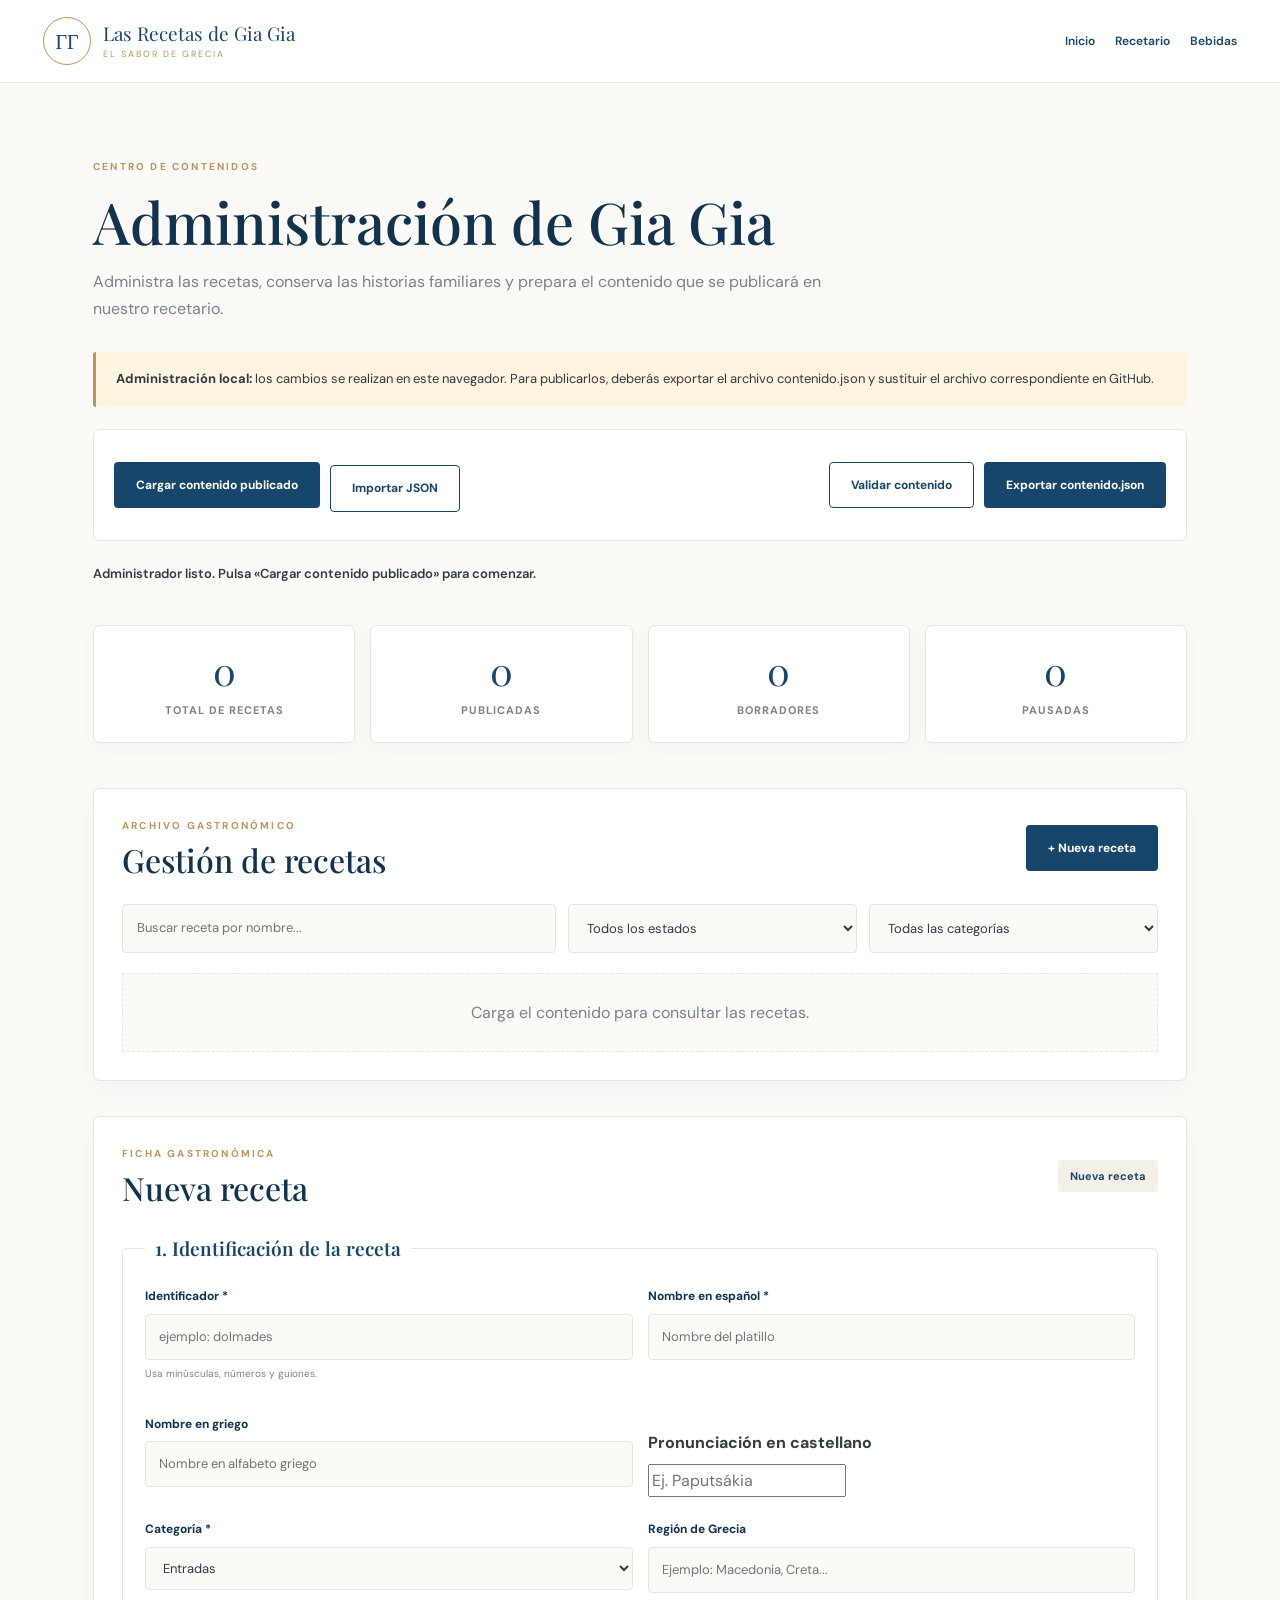
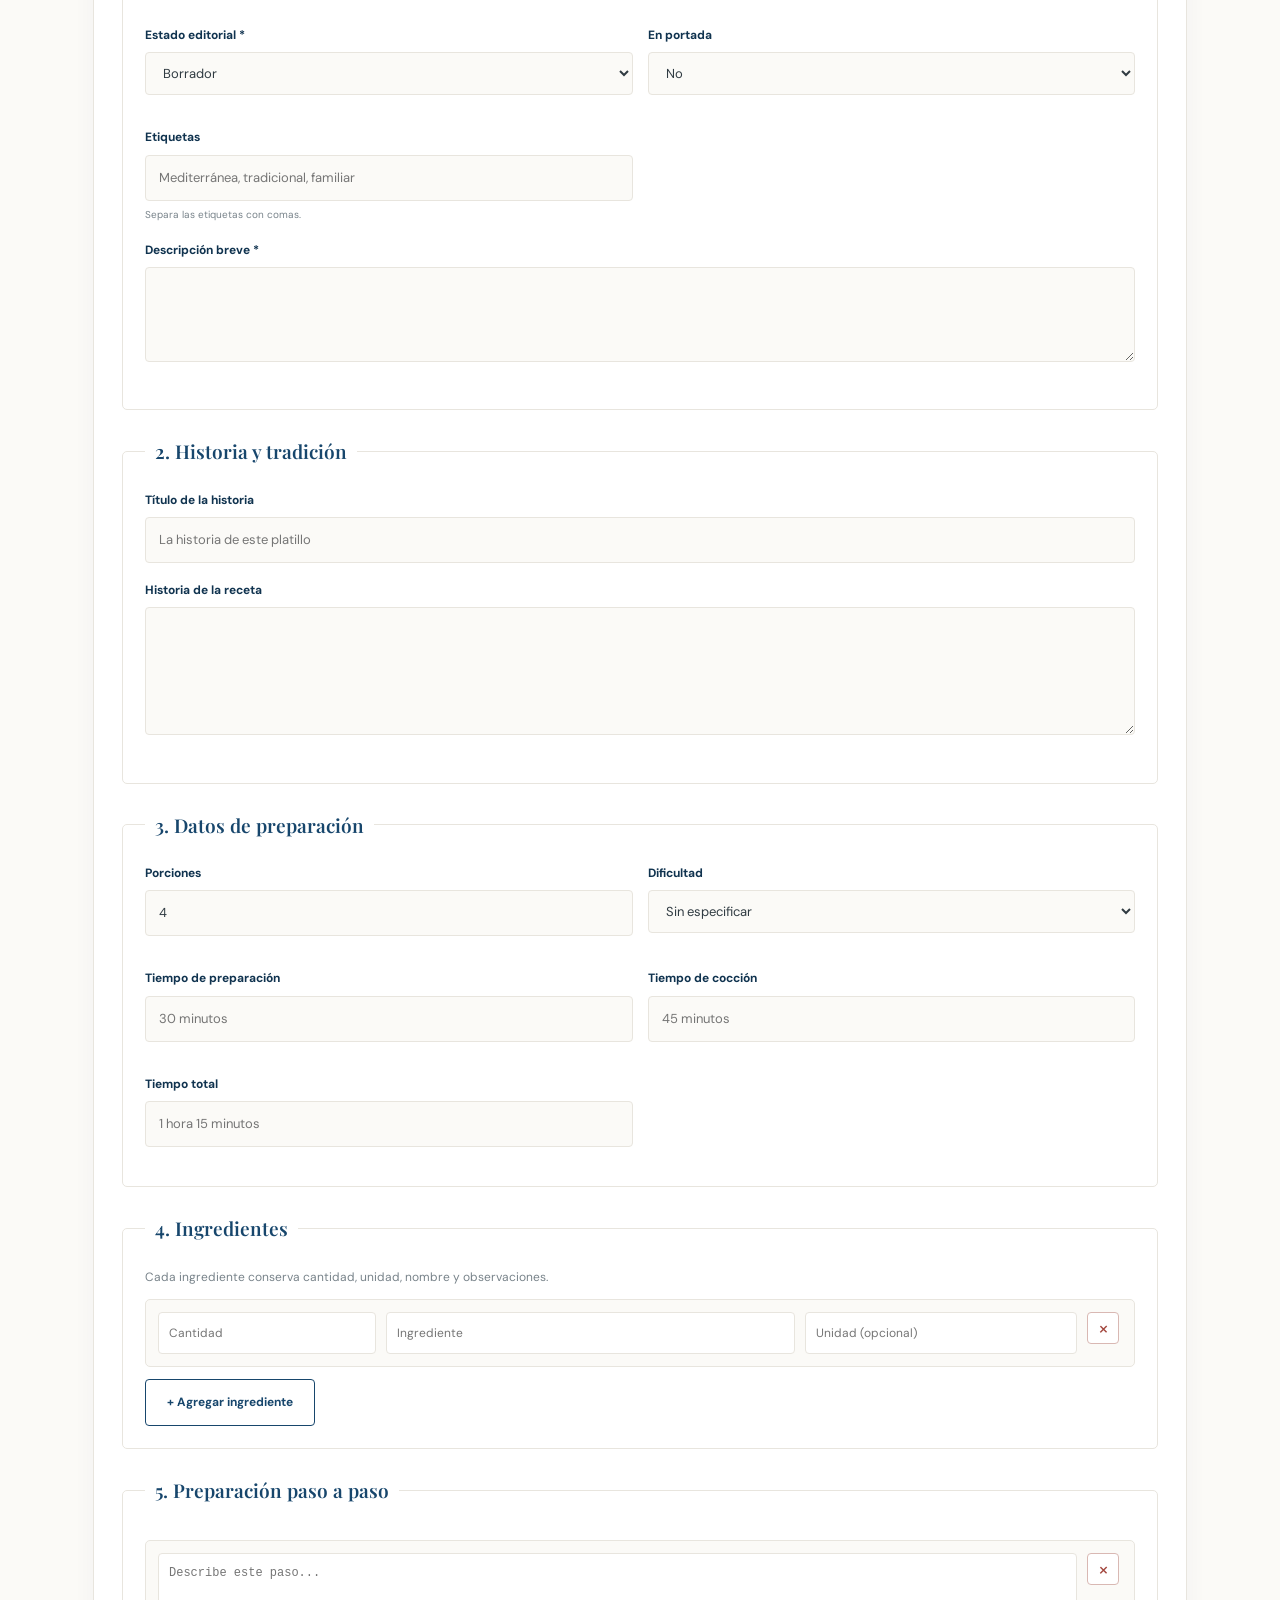
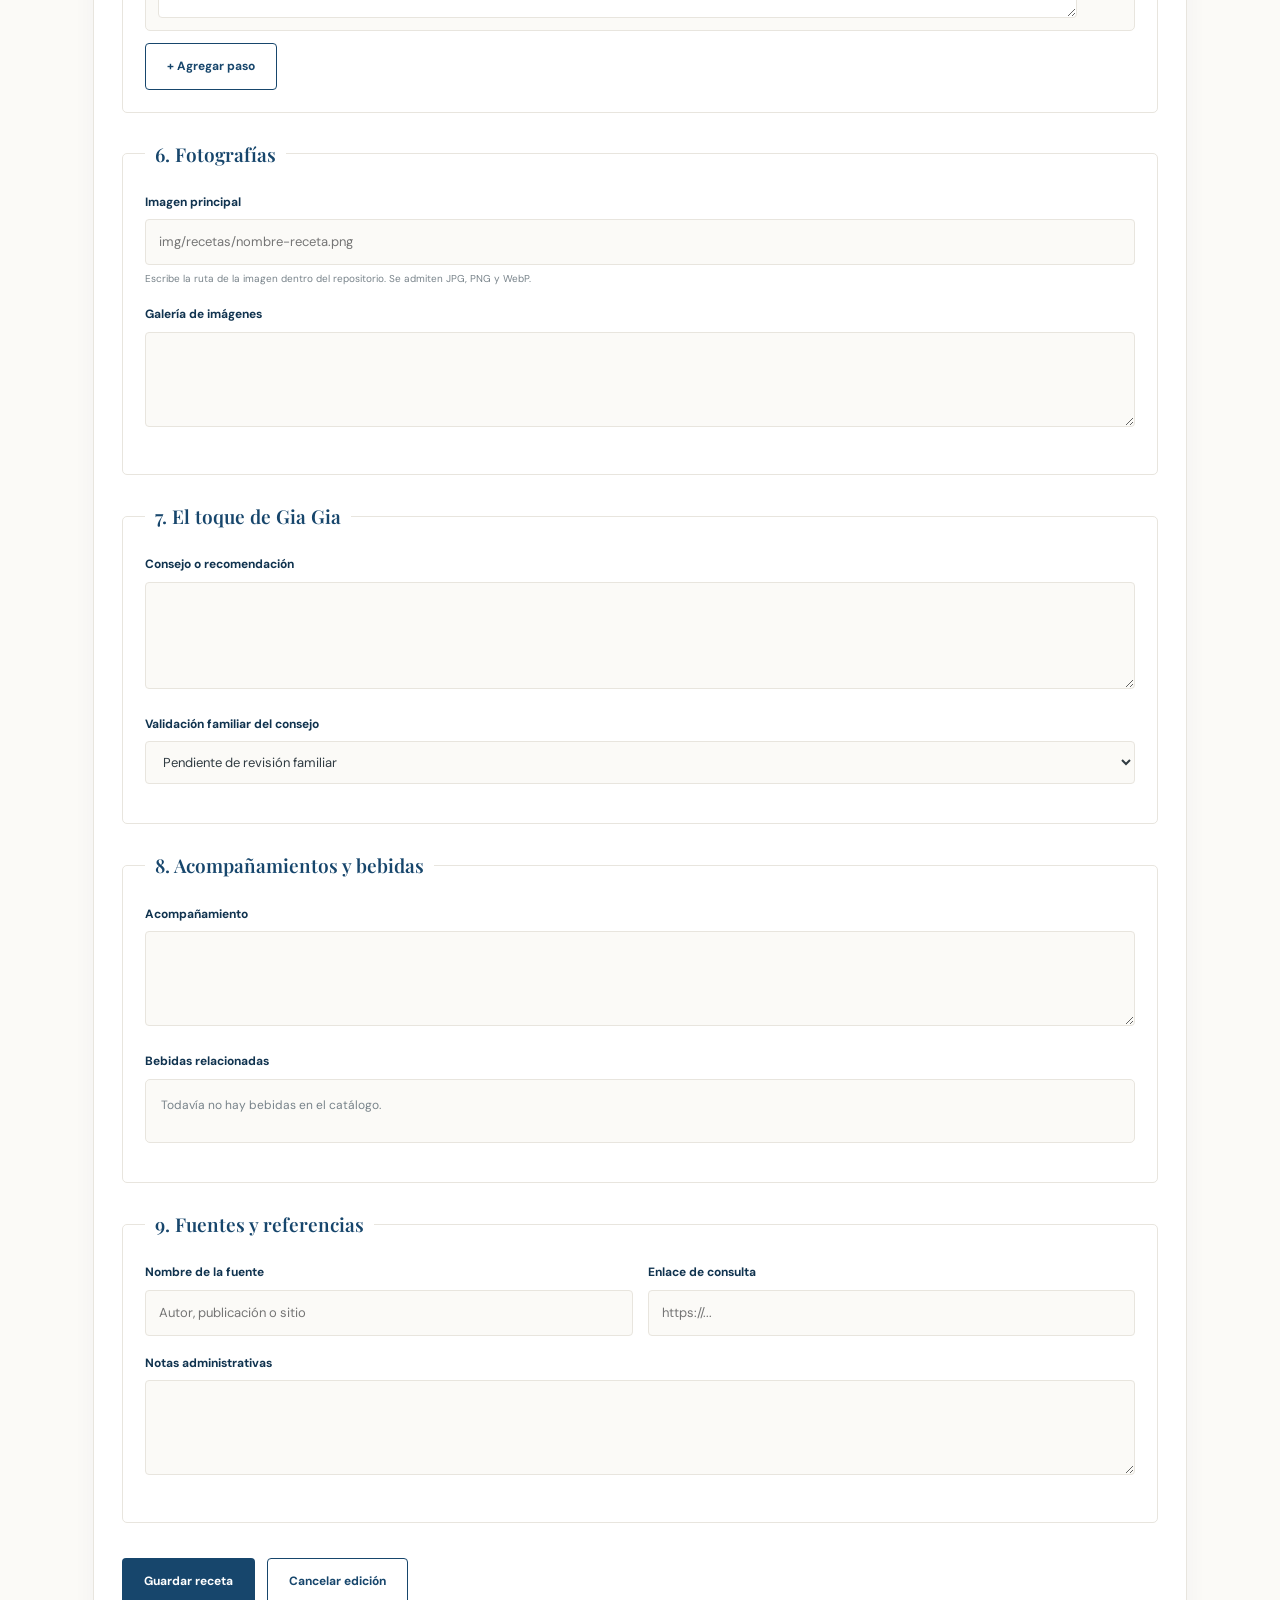
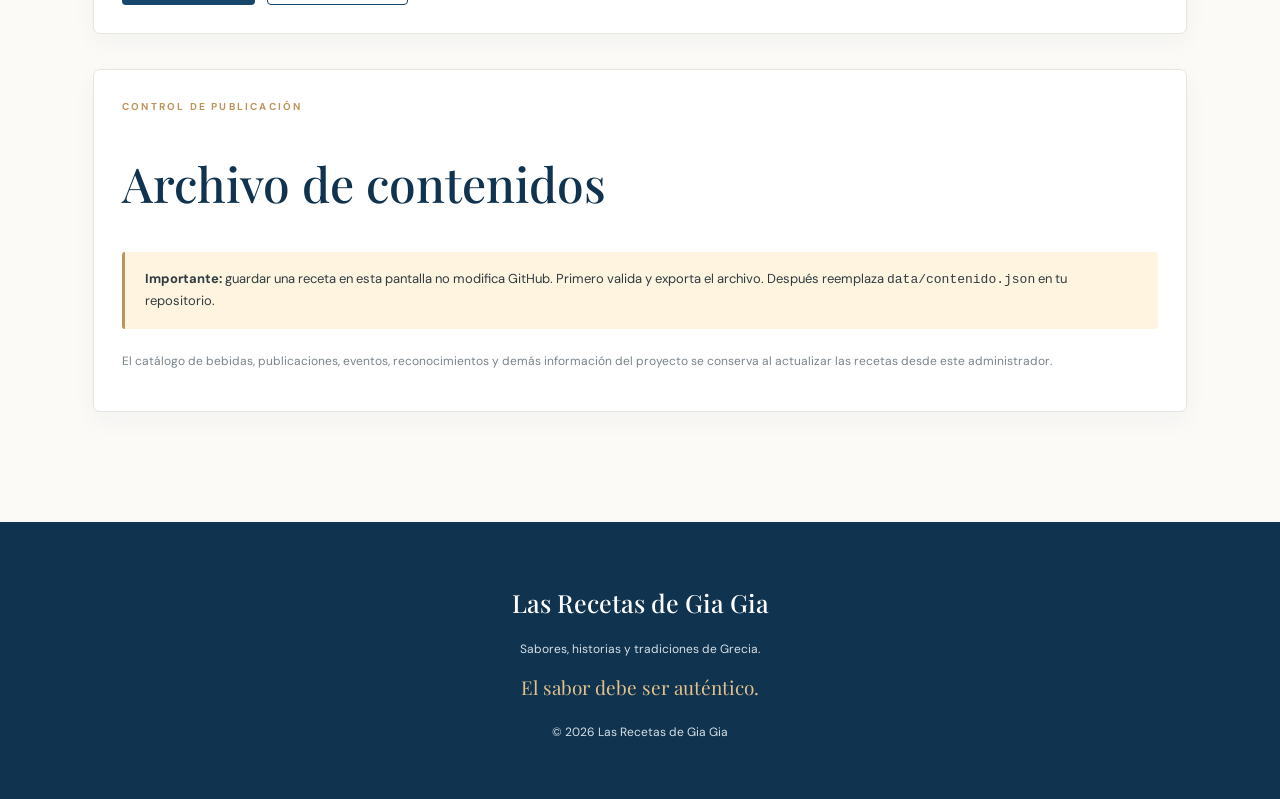
<file: admin.html>
<!DOCTYPE html>
<html lang="es-MX">
<head>
  <meta charset="UTF-8">
  <meta name="viewport" content="width=device-width, initial-scale=1">
  <meta name="description" content="Centro de administración de Las Recetas de Gia Gia.">
  <title>Administración | Gia Gia</title>
  <link rel="stylesheet" href="css/styles.css">
  <script src="js/admin.js" defer></script>
</head>

<body data-page="admin">

  <header id="site-header"></header>

  <main class="section-wrap admin-area">

    <section class="admin-heading">
      <span class="eyebrow">CENTRO DE CONTENIDOS</span>
      <h1>Administración de Gia Gia</h1>
      <p>
        Administra las recetas, conserva las historias familiares
        y prepara el contenido que se publicará en nuestro recetario.
      </p>
    </section>

    <div class="admin-warning">
      <strong>Administración local:</strong>
      los cambios se realizan en este navegador. Para publicarlos,
      deberás exportar el archivo contenido.json y sustituir el
      archivo correspondiente en GitHub.
    </div>

    <!-- HERRAMIENTAS GENERALES -->

    <section class="admin-toolbar">
      <div class="admin-toolbar-group">
        <button type="button" id="load-json" class="btn btn-primary">
          Cargar contenido publicado
        </button>

        <label class="btn btn-outline" for="json-file">
          Importar JSON
        </label>

        <input
          type="file"
          id="json-file"
          accept=".json,application/json"
          hidden
        >
      </div>

      <div class="admin-toolbar-group">
        <button type="button" id="validate-json" class="btn btn-outline">
          Validar contenido
        </button>

        <button type="button" id="download-json" class="btn btn-primary">
          Exportar contenido.json
        </button>
      </div>
    </section>

    <div
      id="admin-status"
      class="admin-status"
      role="status"
      aria-live="polite">
    </div>

    <!-- ESTADÍSTICAS -->

    <section class="admin-statistics">

      <article class="admin-stat">
        <span id="stat-total">0</span>
        <small>Total de recetas</small>
      </article>

      <article class="admin-stat">
        <span id="stat-published">0</span>
        <small>Publicadas</small>
      </article>

      <article class="admin-stat">
        <span id="stat-draft">0</span>
        <small>Borradores</small>
      </article>

      <article class="admin-stat">
        <span id="stat-paused">0</span>
        <small>Pausadas</small>
      </article>

    </section>

    <!-- ADMINISTRACIÓN DE RECETAS -->

    <section class="admin-section">

      <div class="admin-section-heading">
        <div>
          <span class="eyebrow">ARCHIVO GASTRONÓMICO</span>
          <h2>Gestión de recetas</h2>
        </div>

        <button
          type="button"
          id="new-recipe"
          class="btn btn-primary">
          + Nueva receta
        </button>
      </div>

      <div class="admin-catalog-tools">

        <input
          type="search"
          id="admin-search"
          placeholder="Buscar receta por nombre..."
          aria-label="Buscar receta"
        >

        <select id="admin-filter-status" aria-label="Filtrar por estado">
          <option value="todos">Todos los estados</option>
          <option value="publicada">Publicadas</option>
          <option value="borrador">Borradores</option>
          <option value="pausada">Pausadas</option>
        </select>

  <select id="admin-filter-category" aria-label="Filtrar por categoría">
  <option value="todos">Todas las categorías</option>
  <option value="entrada">Entradas</option>
  <option value="ensalada">Ensaladas</option>
  <option value="sopa">Sopas</option>
  <option value="plato-fuerte">Platos fuertes</option>
  <option value="postre">Postres</option>
  <option value="aderezo">Aderezos</option>
</select>

      </div>

      <div id="recipe-admin-list" class="admin-recipe-list">
        <div class="empty-state">
          Carga el contenido para consultar las recetas.
        </div>
      </div>

    </section>

    <!-- FORMULARIO DE EDICIÓN -->

    <section class="admin-section admin-editor-section" id="recipe-editor">

      <div class="admin-section-heading">
        <div>
          <span class="eyebrow">FICHA GASTRONÓMICA</span>
          <h2 id="editor-title">Nueva receta</h2>
        </div>

        <span id="editor-mode" class="admin-mode">
          Sin seleccionar
        </span>
      </div>

      <form id="recipe-form" autocomplete="off">

        <!-- IDENTIFICACIÓN -->

        <fieldset class="admin-fieldset">
          <legend>1. Identificación de la receta</legend>

          <div class="admin-form-grid">

            <div class="admin-field">
              <label for="recipe-id">Identificador *</label>
              <input
                type="text"
                id="recipe-id"
                placeholder="ejemplo: dolmades"
                required
              >
              <small>Usa minúsculas, números y guiones.</small>
            </div>

            <div class="admin-field">
              <label for="recipe-name">Nombre en español *</label>
              <input
                type="text"
                id="recipe-name"
                required
                placeholder="Nombre del platillo"
              >
            </div>

            <div class="admin-field">
              <label for="recipe-greek">Nombre en griego</label>
              <input
                type="text"
                id="recipe-greek"
                placeholder="Nombre en alfabeto griego"
              >
            </div>
<div class="form-group">
  <label for="recipe-pronunciation">
    Pronunciación en castellano
  </label>
  <input
    type="text"
    id="recipe-pronunciation"
    placeholder="Ej. Paputsákia">
</div>
            <div class="admin-field">
              <label for="recipe-category">Categoría *</label>
  <select id="recipe-category" required>
  <option value="entrada">Entradas</option>
  <option value="ensalada">Ensaladas</option>
  <option value="sopa">Sopas</option>
  <option value="plato-fuerte">Platos fuertes</option>
  <option value="postre">Postres</option>
  <option value="aderezo">Aderezos</option>
</select>

            </div>

            <div class="admin-field">
              <label for="recipe-region">Región de Grecia</label>
              <input
                type="text"
                id="recipe-region"
                placeholder="Ejemplo: Macedonia, Creta..."
              >
            </div>

            <div class="admin-field">
              <label for="recipe-status">Estado editorial *</label>
              <select id="recipe-status" required>
                <option value="borrador">Borrador</option>
                <option value="publicada">Publicada</option>
                <option value="pausada">Pausada</option>
              </select>
            </div>

            <div class="admin-field">
              <label for="recipe-featured">En portada</label>
              <select id="recipe-featured">
                <option value="false">No</option>
                <option value="true">Sí</option>
              </select>
            </div>

            <div class="admin-field">
              <label for="recipe-tags">Etiquetas</label>
              <input
                type="text"
                id="recipe-tags"
                placeholder="Mediterránea, tradicional, familiar"
              >
              <small>Separa las etiquetas con comas.</small>
            </div>

          </div>

          <div class="admin-field">
            <label for="recipe-description">Descripción breve *</label>
            <textarea
              id="recipe-description"
              rows="3"
              required
              placeholder="Presentación breve de la receta...">
            </textarea>
          </div>

        </fieldset>

        <!-- HISTORIA -->

        <fieldset class="admin-fieldset">
          <legend>2. Historia y tradición</legend>

          <div class="admin-field">
            <label for="recipe-story-title">Título de la historia</label>
            <input
              type="text"
              id="recipe-story-title"
              placeholder="La historia de este platillo"
            >
          </div>

          <div class="admin-field">
            <label for="recipe-story-text">Historia de la receta</label>
            <textarea
              id="recipe-story-text"
              rows="5"
              placeholder="Origen, tradición, contexto cultural...">
            </textarea>
          </div>

        </fieldset>

        <!-- DATOS DE PREPARACIÓN -->

        <fieldset class="admin-fieldset">
          <legend>3. Datos de preparación</legend>

          <div class="admin-form-grid">

            <div class="admin-field">
              <label for="recipe-servings">Porciones</label>
              <input
                type="number"
                id="recipe-servings"
                min="1"
                value="4"
              >
            </div>

            <div class="admin-field">
              <label for="recipe-difficulty">Dificultad</label>
              <select id="recipe-difficulty">
                <option value="">Sin especificar</option>
                <option value="Fácil">Fácil</option>
                <option value="Media">Media</option>
                <option value="Difícil">Difícil</option>
              </select>
            </div>

            <div class="admin-field">
              <label for="recipe-prep-time">Tiempo de preparación</label>
              <input
                type="text"
                id="recipe-prep-time"
                placeholder="30 minutos"
              >
            </div>

            <div class="admin-field">
              <label for="recipe-cook-time">Tiempo de cocción</label>
              <input
                type="text"
                id="recipe-cook-time"
                placeholder="45 minutos"
              >
            </div>

            <div class="admin-field">
              <label for="recipe-total-time">Tiempo total</label>
              <input
                type="text"
                id="recipe-total-time"
                placeholder="1 hora 15 minutos"
              >
            </div>

          </div>
        </fieldset>

        <!-- INGREDIENTES -->

        <fieldset class="admin-fieldset">
          <legend>4. Ingredientes</legend>

          <p class="help-text">
            Cada ingrediente conserva cantidad, unidad, nombre
            y observaciones.
          </p>

          <div id="ingredients-editor"></div>

          <button
            type="button"
            id="add-ingredient"
            class="btn btn-outline">
            + Agregar ingrediente
          </button>

        </fieldset>

        <!-- PREPARACIÓN -->

        <fieldset class="admin-fieldset">
          <legend>5. Preparación paso a paso</legend>

          <div id="steps-editor"></div>

          <button
            type="button"
            id="add-step"
            class="btn btn-outline">
            + Agregar paso
          </button>

        </fieldset>

        <!-- FOTOGRAFÍAS -->

        <fieldset class="admin-fieldset">
          <legend>6. Fotografías</legend>

          <div class="admin-field">
            <label for="recipe-image">Imagen principal</label>
            <input
              type="text"
              id="recipe-image"
              placeholder="img/recetas/nombre-receta.png"
            >
            <small>
              Escribe la ruta de la imagen dentro del repositorio.
              Se admiten JPG, PNG y WebP.
            </small>
          </div>

          <div class="admin-field">
            <label for="recipe-gallery">Galería de imágenes</label>
            <textarea
              id="recipe-gallery"
              rows="3"
              placeholder="Una ruta por línea">
            </textarea>
          </div>

        </fieldset>

        <!-- CONSEJO FAMILIAR -->

        <fieldset class="admin-fieldset">
          <legend>7. El toque de Gia Gia</legend>

          <div class="admin-field">
            <label for="recipe-tip">Consejo o recomendación</label>
            <textarea
              id="recipe-tip"
              rows="4"
              placeholder="Consejo para preparar o servir el platillo...">
            </textarea>
          </div>

          <div class="admin-field">
            <label for="recipe-tip-validated">
              Validación familiar del consejo
            </label>

            <select id="recipe-tip-validated">
              <option value="false">Pendiente de revisión familiar</option>
              <option value="true">Validado por Gia Gia</option>
            </select>
          </div>

        </fieldset>

        <!-- ACOMPAÑAMIENTOS -->

        <fieldset class="admin-fieldset">
          <legend>8. Acompañamientos y bebidas</legend>

          <div class="admin-field">
            <label for="recipe-accompaniment">Acompañamiento</label>
            <textarea
              id="recipe-accompaniment"
              rows="3"
              placeholder="Guarniciones y sugerencias para servir...">
            </textarea>
          </div>

          <div class="admin-field">
            <label>Bebidas relacionadas</label>
            <div id="recipe-drinks" class="admin-check-list">
              <p class="help-text">
                Las opciones aparecerán al cargar el catálogo de bebidas.
              </p>
            </div>
          </div>

        </fieldset>

        <!-- FUENTES -->

        <fieldset class="admin-fieldset">
          <legend>9. Fuentes y referencias</legend>

          <div class="admin-form-grid">

            <div class="admin-field">
              <label for="recipe-source-name">Nombre de la fuente</label>
              <input
                type="text"
                id="recipe-source-name"
                placeholder="Autor, publicación o sitio"
              >
            </div>

            <div class="admin-field">
              <label for="recipe-source-url">Enlace de consulta</label>
              <input
                type="url"
                id="recipe-source-url"
                placeholder="https://..."
              >
            </div>

          </div>

          <div class="admin-field">
            <label for="recipe-notes">Notas administrativas</label>
            <textarea
              id="recipe-notes"
              rows="3"
              placeholder="Observaciones internas, pendientes de revisión...">
            </textarea>
          </div>

        </fieldset>

        <!-- ACCIONES DEL FORMULARIO -->

        <div class="admin-form-actions">

          <button
            type="submit"
            id="save-recipe"
            class="btn btn-primary">
            Guardar receta
          </button>

          <button
            type="button"
            id="cancel-edit"
            class="btn btn-outline">
            Cancelar edición
          </button>

        </div>

      </form>

    </section>

    <!-- INFORMACIÓN DEL ARCHIVO -->

    <section class="admin-section">

      <span class="eyebrow">CONTROL DE PUBLICACIÓN</span>
      <h2>Archivo de contenidos</h2>

      <div class="admin-warning">
        <strong>Importante:</strong>
        guardar una receta en esta pantalla no modifica GitHub.
        Primero valida y exporta el archivo. Después reemplaza
        <code>data/contenido.json</code> en tu repositorio.
      </div>

      <p class="help-text">
        El catálogo de bebidas, publicaciones, eventos,
        reconocimientos y demás información del proyecto se conserva
        al actualizar las recetas desde este administrador.
      </p>

    </section>

  </main>

  <footer id="site-footer"></footer>

</body>
</html>
</file>
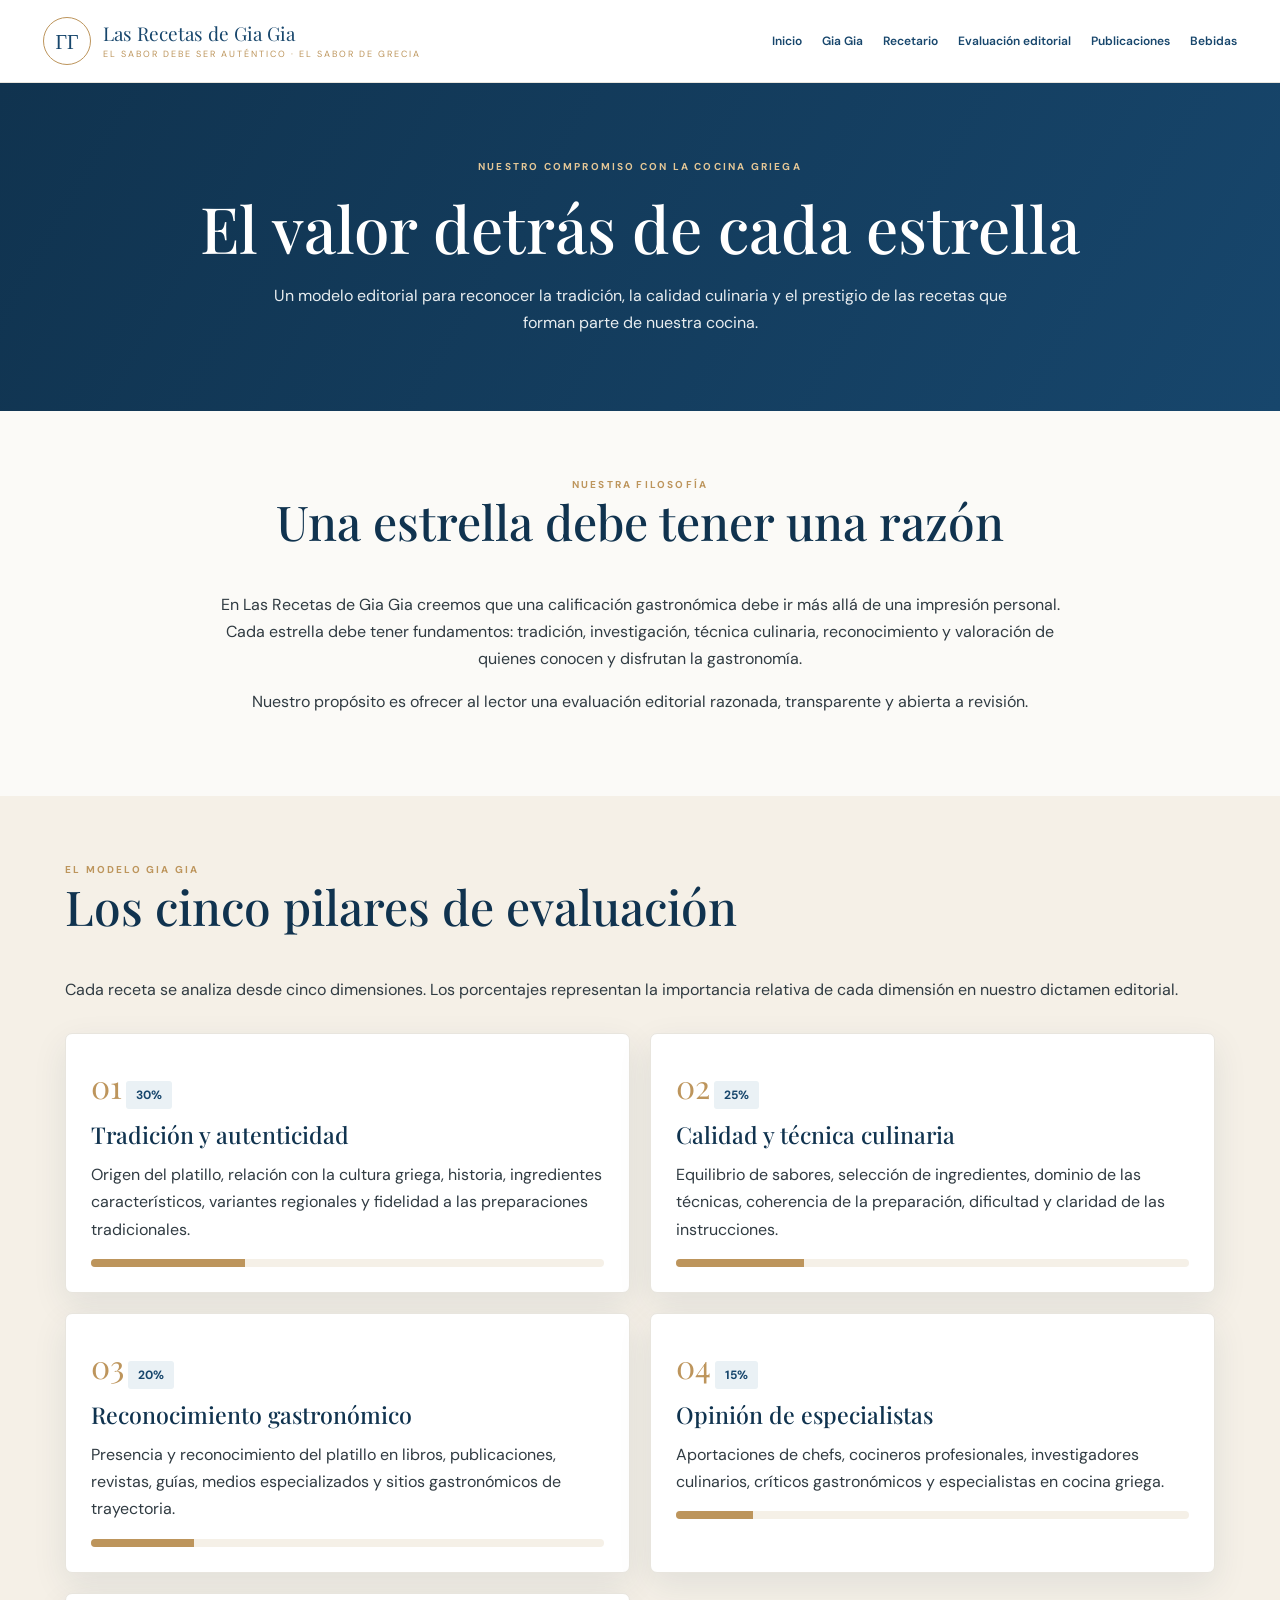
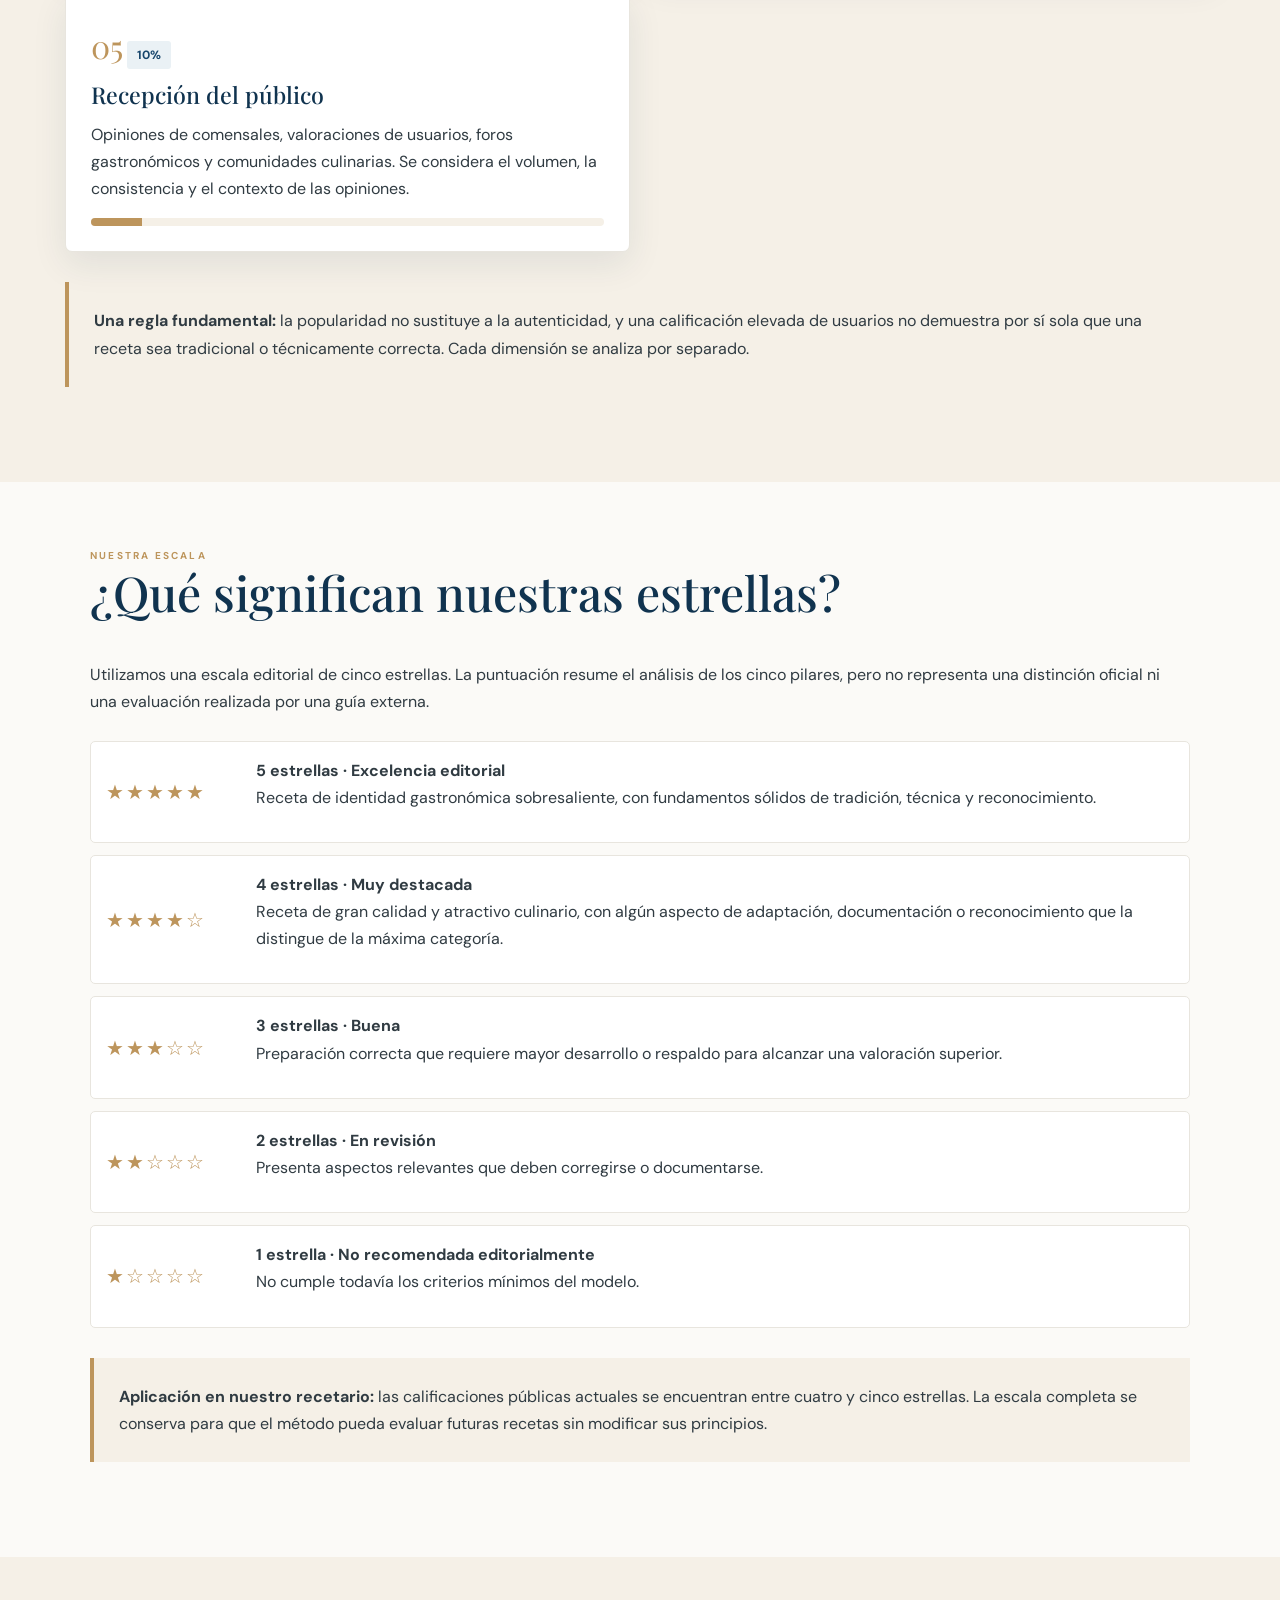
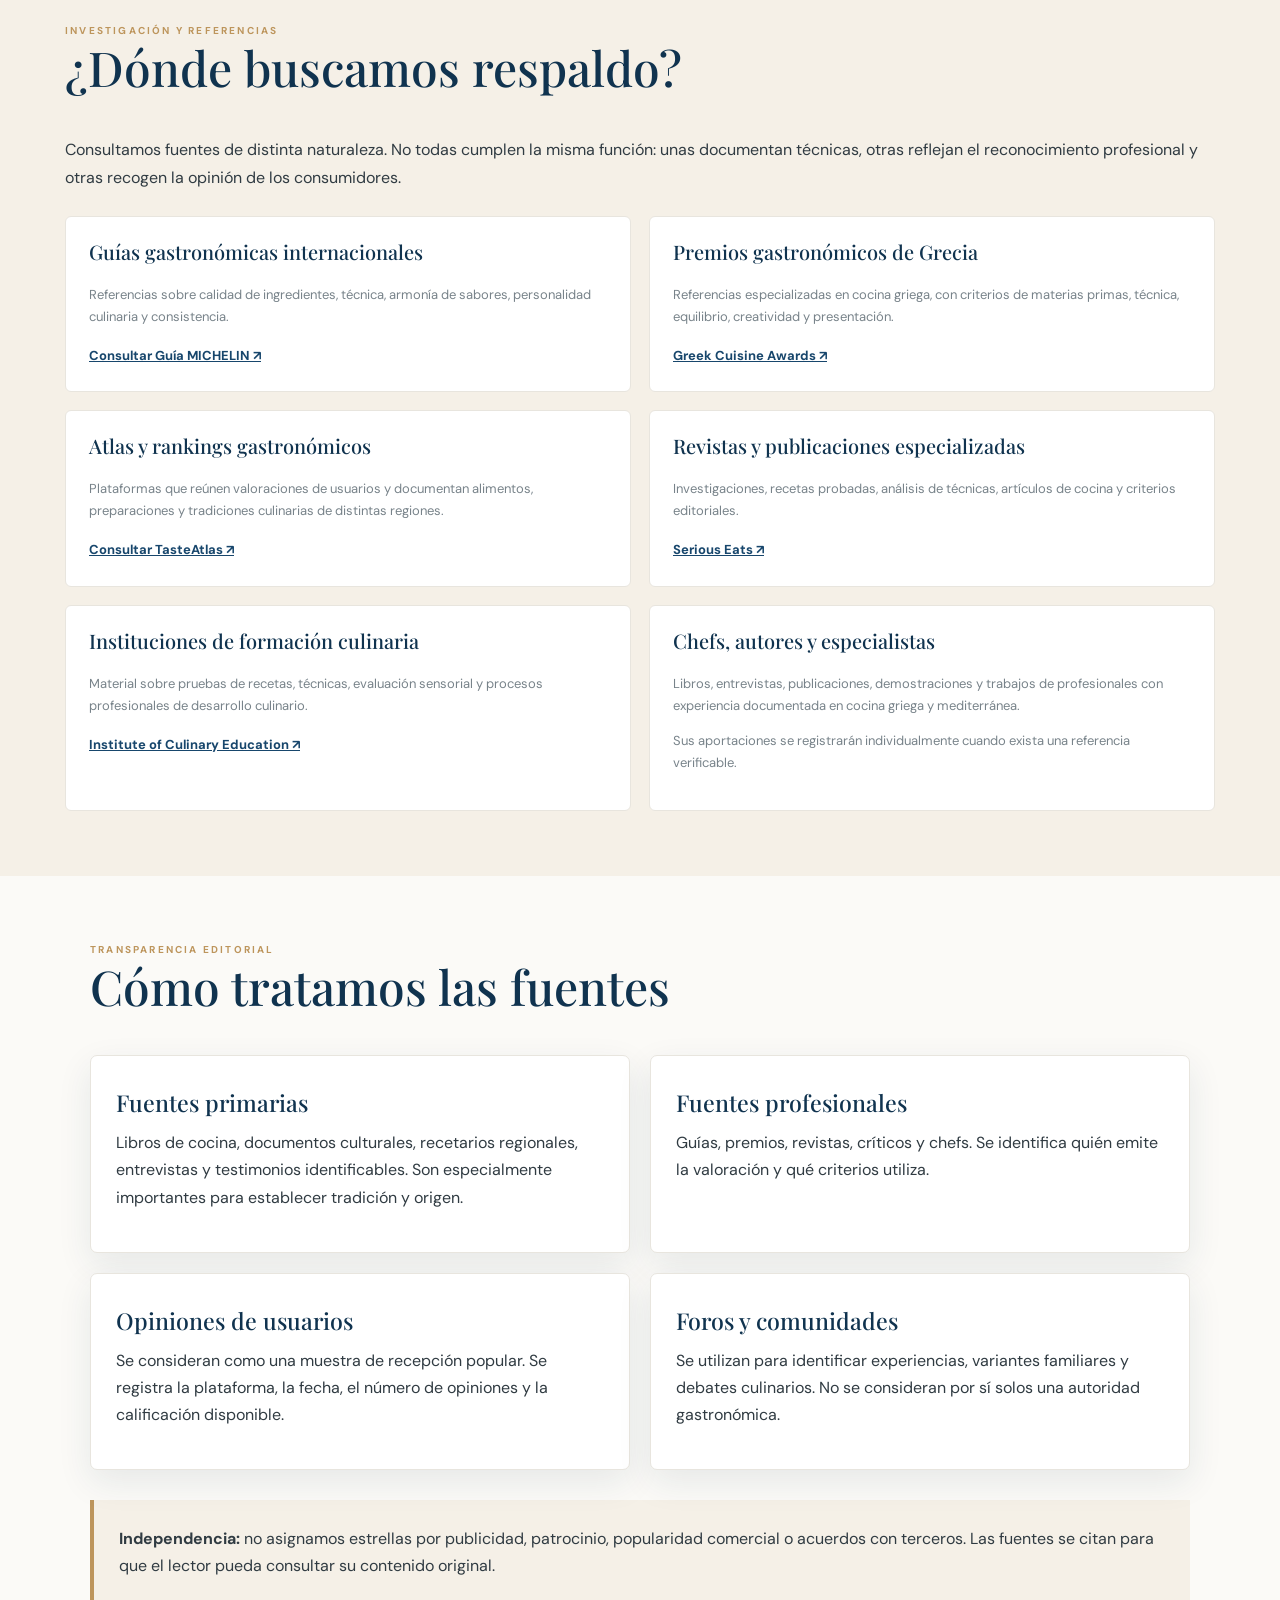
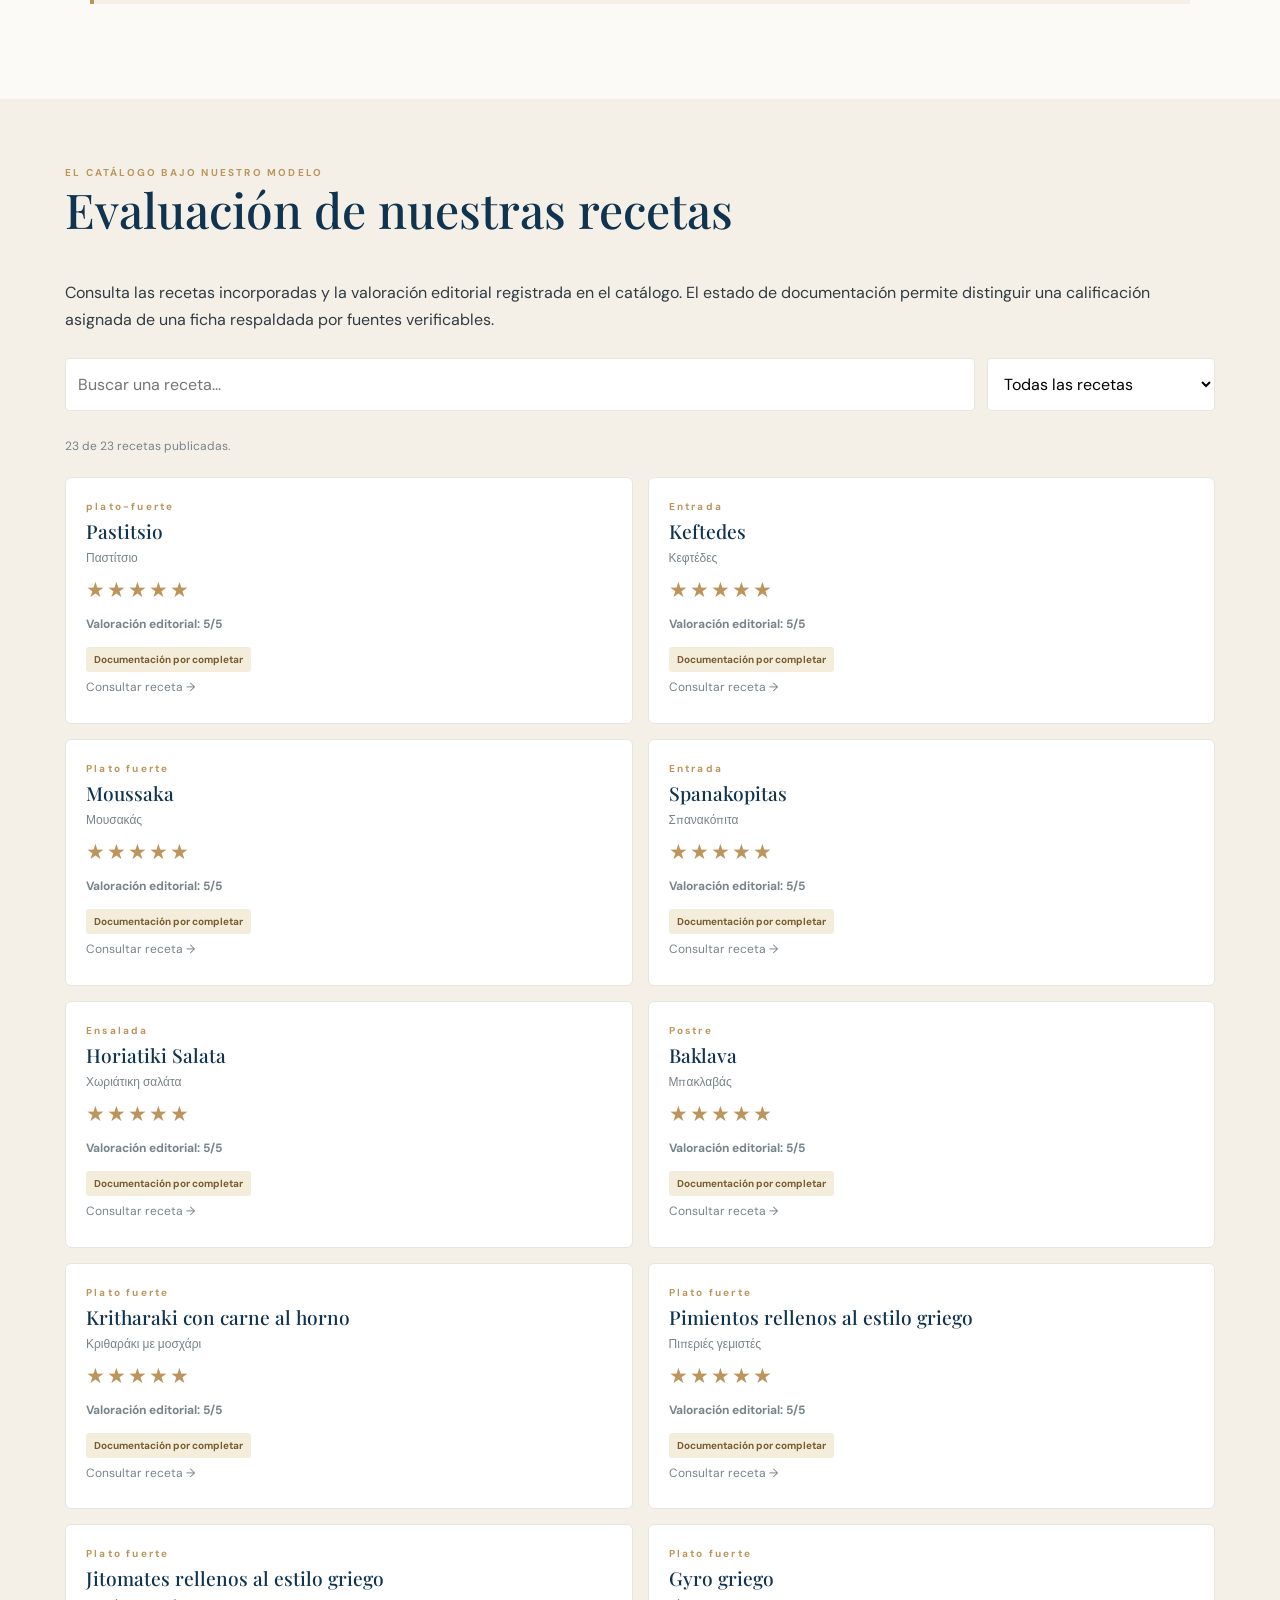
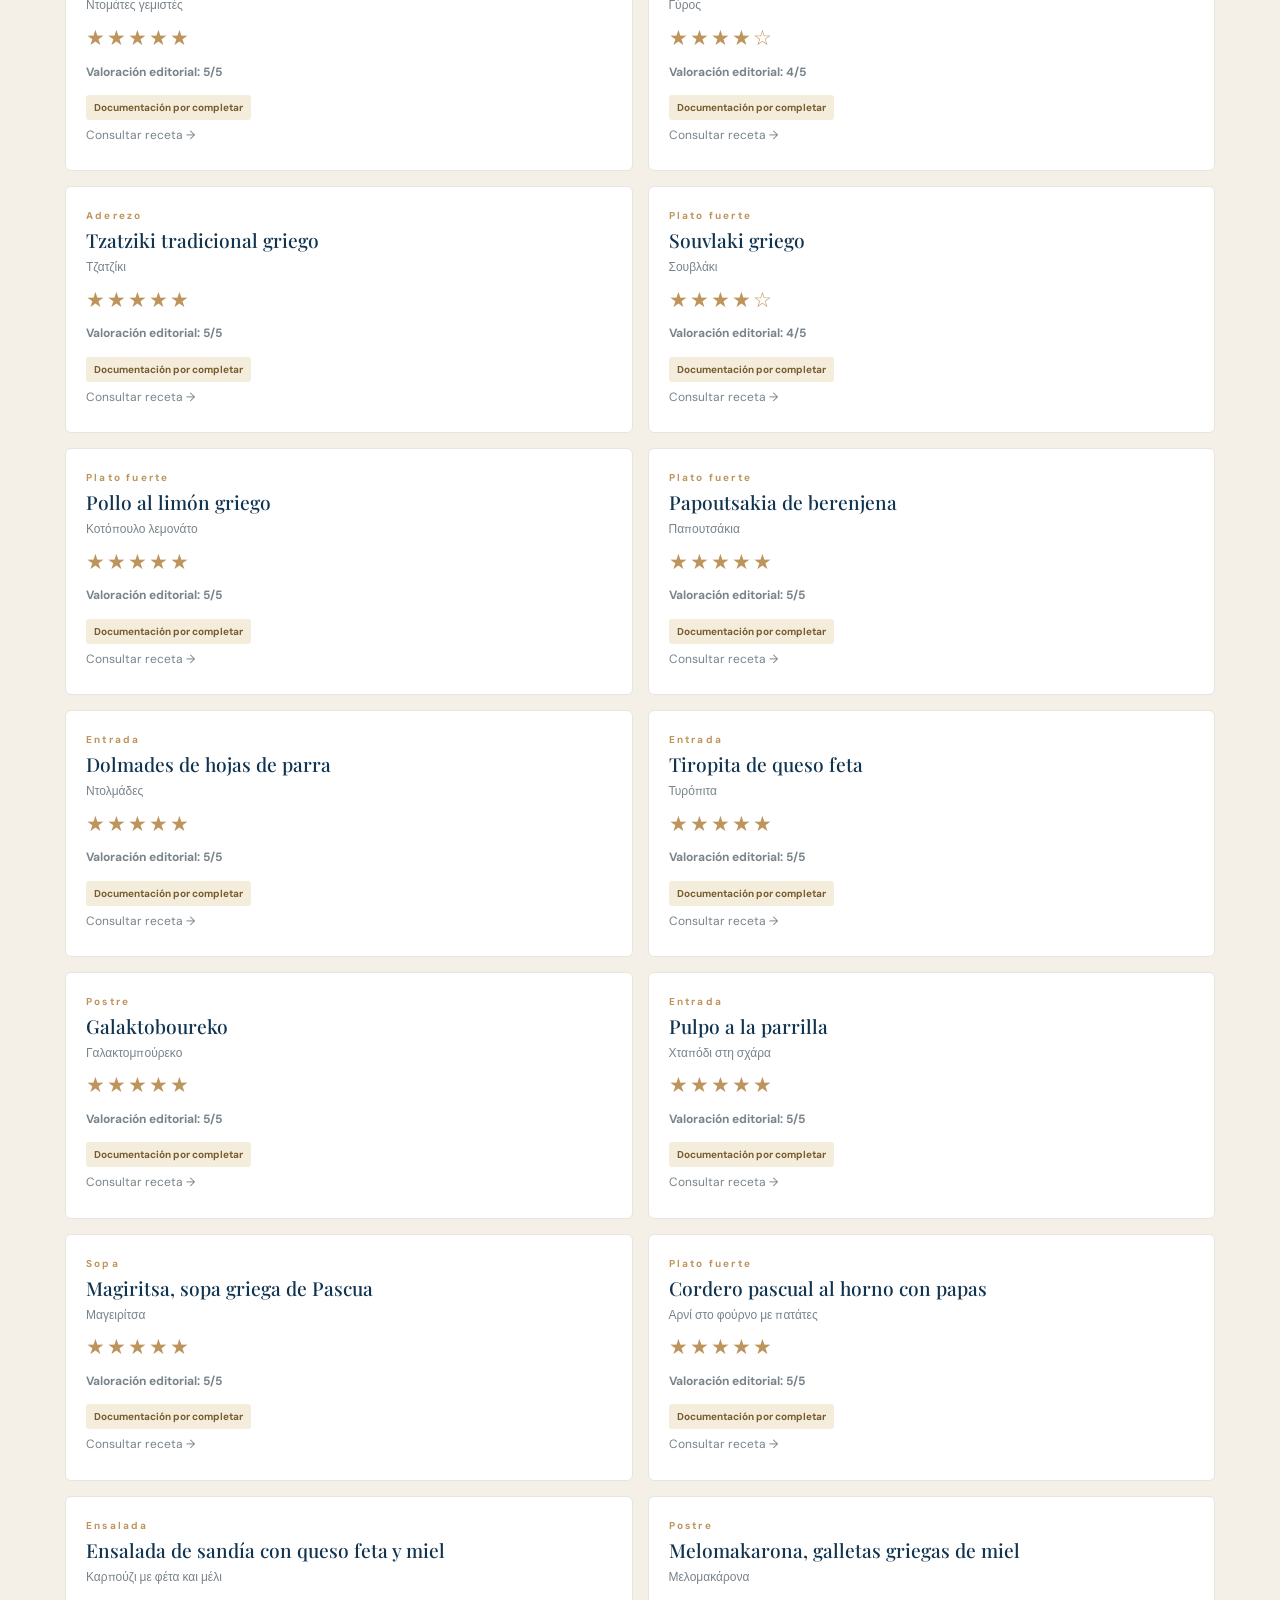
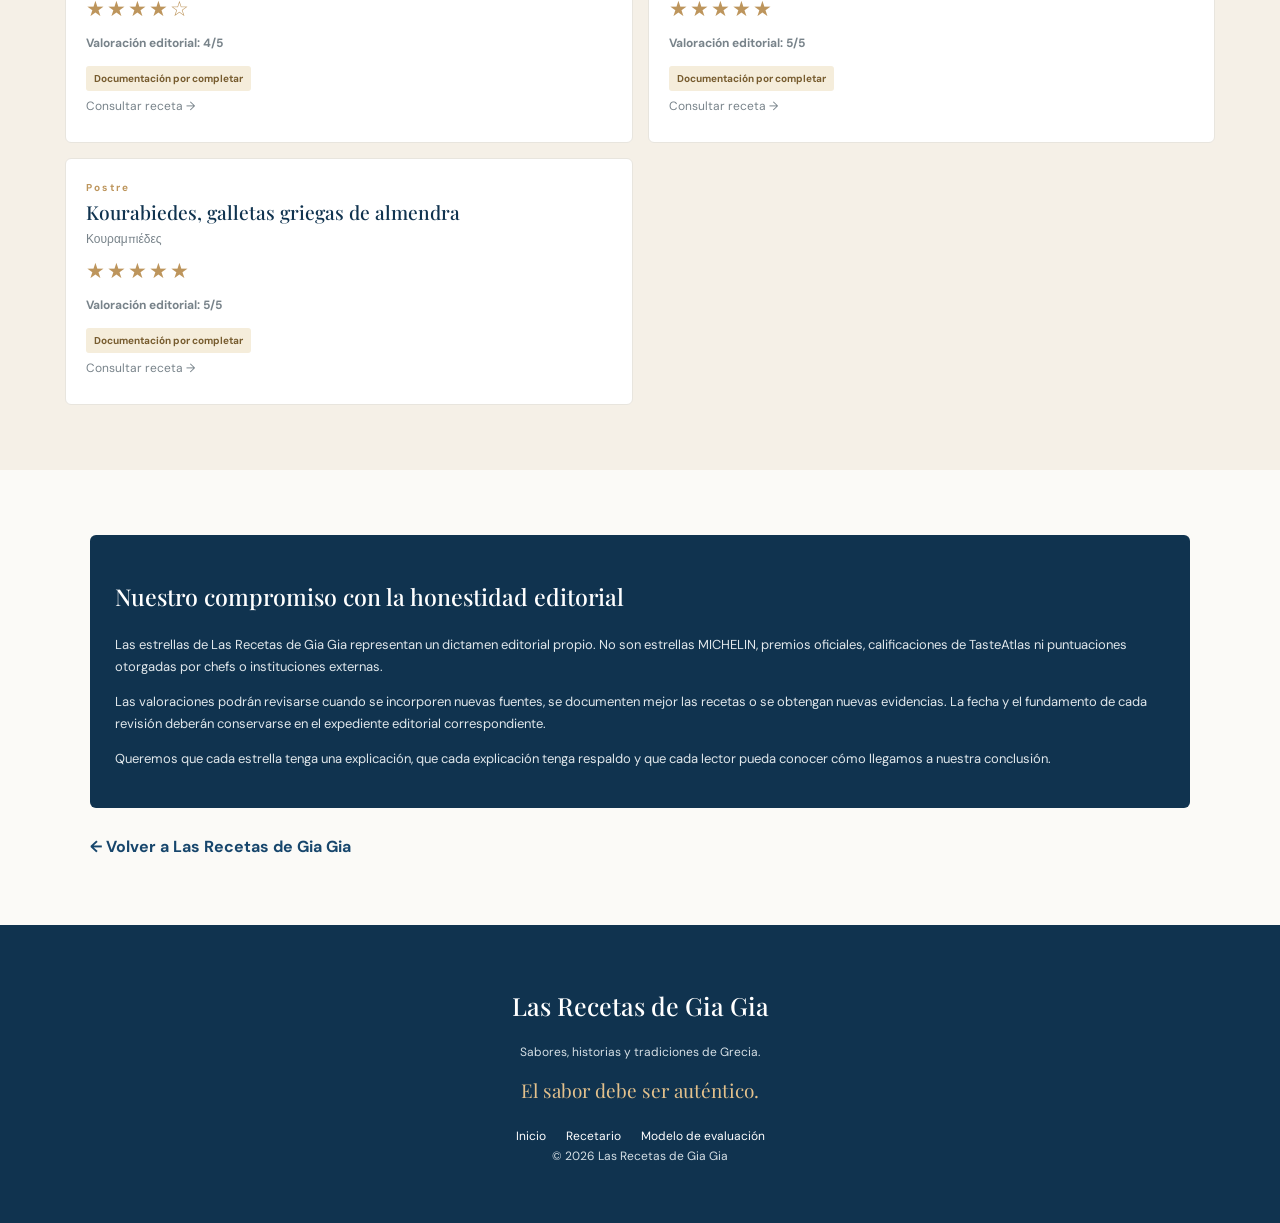
<file: evaluacion-respaldo-6Nov26.html>
<!DOCTYPE html>
<html lang="es-MX">
<head>
  <meta charset="UTF-8">
  <meta name="viewport" content="width=device-width, initial-scale=1">
  <meta name="description" content="Conoce el modelo editorial de evaluación de Las Recetas de Gia Gia: tradición, técnica, especialistas y reconocimiento gastronómico.">
  <title>Modelo de evaluación | Las Recetas de Gia Gia</title>
  <link rel="stylesheet" href="css/styles.css">

  <style>
    .evaluation-hero {
      padding: 75px 25px;
      text-align: center;
      color: white;
      background: linear-gradient(120deg, #10334f, #17466c);
    }

    .evaluation-hero .eyebrow { color: #e4c797; }

    .evaluation-hero h1 {
      color: white;
      margin: 15px 0;
      font-size: clamp(2.5rem, 5vw, 4rem);
    }

    .evaluation-hero p {
      max-width: 760px;
      margin: auto;
      color: #e8edf0;
    }

    .evaluation-section {
      max-width: 1150px;
      margin: auto;
      padding: 65px 25px;
    }

    .evaluation-section h2 {
      margin-top: 0;
    }

    .evaluation-intro {
      max-width: 850px;
      margin: auto;
      text-align: center;
    }

    .evaluation-grid {
      display: grid;
      grid-template-columns: repeat(2, minmax(0, 1fr));
      gap: 20px;
      margin-top: 30px;
    }

    .evaluation-card {
      padding: 25px;
      background: white;
      border: 1px solid var(--border);
      border-radius: 7px;
      box-shadow: var(--shadow);
    }

    .evaluation-card h3 {
      margin: 8px 0 12px;
    }

    .evaluation-number {
      color: var(--gold);
      font-family: 'Playfair Display', serif;
      font-size: 2rem;
    }

    .evaluation-weight {
      display: inline-block;
      padding: 4px 10px;
      color: var(--blue);
      background: var(--blue-light);
      border-radius: 3px;
      font-size: 12px;
      font-weight: 700;
    }

    .evaluation-bar {
      height: 8px;
      margin-top: 15px;
      overflow: hidden;
      background: var(--sand);
      border-radius: 10px;
    }

    .evaluation-bar span {
      display: block;
      height: 100%;
      background: var(--gold);
    }

    .evaluation-note {
      margin: 30px 0;
      padding: 25px;
      background: var(--sand);
      border-left: 4px solid var(--gold);
    }

    .evaluation-scale {
      display: grid;
      gap: 12px;
      margin-top: 25px;
    }

    .scale-row {
      display: grid;
      grid-template-columns: 135px 1fr;
      gap: 15px;
      align-items: center;
      padding: 15px;
      background: white;
      border: 1px solid var(--border);
      border-radius: 5px;
    }

    .scale-stars {
      color: var(--gold);
      font-size: 20px;
      letter-spacing: 2px;
      white-space: nowrap;
    }

    .evaluation-sources {
      display: grid;
      grid-template-columns: repeat(2, minmax(0, 1fr));
      gap: 18px;
      margin-top: 25px;
    }

    .source-card {
      padding: 23px;
      background: white;
      border: 1px solid var(--border);
      border-radius: 6px;
    }

    .source-card h3 {
      margin-top: 0;
      font-size: 1.25rem;
    }

    .source-card p {
      color: var(--muted);
      font-size: 13px;
    }

    .source-card a {
      color: var(--blue);
      font-size: 13px;
      font-weight: 700;
      text-decoration: underline;
    }

    .recipe-evaluation-tools {
      display: flex;
      gap: 12px;
      flex-wrap: wrap;
      margin: 25px 0;
    }

    .recipe-evaluation-tools input,
    .recipe-evaluation-tools select {
      min-width: 0;
      padding: 12px;
      border: 1px solid var(--border);
      border-radius: 4px;
      background: white;
    }

    .recipe-evaluation-tools input {
      flex: 1;
    }

    .evaluation-recipe-list {
      display: grid;
      grid-template-columns: repeat(2, minmax(0, 1fr));
      gap: 15px;
    }

    .evaluation-recipe {
      padding: 20px;
      background: white;
      border: 1px solid var(--border);
      border-radius: 6px;
    }

    .evaluation-recipe h3 {
      margin: 5px 0;
      font-size: 1.2rem;
    }

    .evaluation-recipe p {
      margin: 5px 0;
      color: var(--muted);
      font-size: 12px;
    }

    .evaluation-stars {
      color: var(--gold);
      font-size: 21px;
      letter-spacing: 2px;
    }

    .evaluation-pending {
      display: inline-block;
      margin-top: 8px;
      padding: 4px 8px;
      color: #775c2f;
      background: #f5eddb;
      border-radius: 3px;
      font-size: 10px;
      font-weight: 700;
    }

    .evaluation-verified {
      display: inline-block;
      margin-top: 8px;
      padding: 4px 8px;
      color: #35614b;
      background: #e8f1eb;
      border-radius: 3px;
      font-size: 10px;
      font-weight: 700;
    }

    .evaluation-disclaimer {
      padding: 25px;
      color: #e8edf0;
      background: var(--blue-dark);
      border-radius: 6px;
    }

    .evaluation-disclaimer h3 {
      color: white;
    }

    .evaluation-disclaimer p {
      color: #e0e7eb;
      font-size: 13px;
    }

    .evaluation-back {
      display: inline-block;
      margin-top: 25px;
      color: var(--blue);
      font-weight: 700;
    }

    .evaluation-empty {
      padding: 25px;
      background: white;
      border: 1px solid var(--border);
      color: var(--muted);
    }

    @media (max-width: 700px) {
      .evaluation-grid,
      .evaluation-sources,
      .evaluation-recipe-list {
        grid-template-columns: 1fr;
      }

      .scale-row {
        grid-template-columns: 1fr;
        gap: 5px;
      }

      .evaluation-section {
        padding: 45px 18px;
      }
    }
  </style>
</head>

<body>

<header id="site-header"></header>

<main>

  <section class="evaluation-hero">
    <span class="eyebrow">NUESTRO COMPROMISO CON LA COCINA GRIEGA</span>
    <h1>El valor detrás de cada estrella</h1>
    <p>
      Un modelo editorial para reconocer la tradición, la calidad
      culinaria y el prestigio de las recetas que forman parte
      de nuestra cocina.
    </p>
  </section>

  <section class="evaluation-section">
    <div class="evaluation-intro">
      <span class="eyebrow">NUESTRA FILOSOFÍA</span>
      <h2>Una estrella debe tener una razón</h2>

      <p>
        En Las Recetas de Gia Gia creemos que una calificación
        gastronómica debe ir más allá de una impresión personal.
        Cada estrella debe tener fundamentos: tradición,
        investigación, técnica culinaria, reconocimiento y
        valoración de quienes conocen y disfrutan la gastronomía.
      </p>

      <p>
        Nuestro propósito es ofrecer al lector una evaluación
        editorial razonada, transparente y abierta a revisión.
      </p>
    </div>
  </section>

  <section class="evaluation-section" style="background:var(--sand);max-width:none">
    <div style="max-width:1150px;margin:auto">
      <span class="eyebrow">EL MODELO GIA GIA</span>
      <h2>Los cinco pilares de evaluación</h2>

      <p>
        Cada receta se analiza desde cinco dimensiones.
        Los porcentajes representan la importancia relativa
        de cada dimensión en nuestro dictamen editorial.
      </p>

      <div class="evaluation-grid">

        <article class="evaluation-card">
          <span class="evaluation-number">01</span>
          <span class="evaluation-weight">30%</span>
          <h3>Tradición y autenticidad</h3>
          <p>
            Origen del platillo, relación con la cultura griega,
            historia, ingredientes característicos, variantes
            regionales y fidelidad a las preparaciones tradicionales.
          </p>
          <div class="evaluation-bar"><span style="width:30%"></span></div>
        </article>

        <article class="evaluation-card">
          <span class="evaluation-number">02</span>
          <span class="evaluation-weight">25%</span>
          <h3>Calidad y técnica culinaria</h3>
          <p>
            Equilibrio de sabores, selección de ingredientes,
            dominio de las técnicas, coherencia de la preparación,
            dificultad y claridad de las instrucciones.
          </p>
          <div class="evaluation-bar"><span style="width:25%"></span></div>
        </article>

        <article class="evaluation-card">
          <span class="evaluation-number">03</span>
          <span class="evaluation-weight">20%</span>
          <h3>Reconocimiento gastronómico</h3>
          <p>
            Presencia y reconocimiento del platillo en libros,
            publicaciones, revistas, guías, medios especializados
            y sitios gastronómicos de trayectoria.
          </p>
          <div class="evaluation-bar"><span style="width:20%"></span></div>
        </article>

        <article class="evaluation-card">
          <span class="evaluation-number">04</span>
          <span class="evaluation-weight">15%</span>
          <h3>Opinión de especialistas</h3>
          <p>
            Aportaciones de chefs, cocineros profesionales,
            investigadores culinarios, críticos gastronómicos
            y especialistas en cocina griega.
          </p>
          <div class="evaluation-bar"><span style="width:15%"></span></div>
        </article>

        <article class="evaluation-card">
          <span class="evaluation-number">05</span>
          <span class="evaluation-weight">10%</span>
          <h3>Recepción del público</h3>
          <p>
            Opiniones de comensales, valoraciones de usuarios,
            foros gastronómicos y comunidades culinarias.
            Se considera el volumen, la consistencia y el contexto
            de las opiniones.
          </p>
          <div class="evaluation-bar"><span style="width:10%"></span></div>
        </article>

      </div>

      <div class="evaluation-note">
        <strong>Una regla fundamental:</strong>
        la popularidad no sustituye a la autenticidad, y una
        calificación elevada de usuarios no demuestra por sí sola
        que una receta sea tradicional o técnicamente correcta.
        Cada dimensión se analiza por separado.
      </div>
    </div>
  </section>

  <section class="evaluation-section">
    <span class="eyebrow">NUESTRA ESCALA</span>
    <h2>¿Qué significan nuestras estrellas?</h2>

    <p>
      Utilizamos una escala editorial de cinco estrellas.
      La puntuación resume el análisis de los cinco pilares,
      pero no representa una distinción oficial ni una evaluación
      realizada por una guía externa.
    </p>

    <div class="evaluation-scale">

      <div class="scale-row">
        <div class="scale-stars">★★★★★</div>
        <div>
          <strong>5 estrellas · Excelencia editorial</strong>
          <p>Receta de identidad gastronómica sobresaliente,
          con fundamentos sólidos de tradición, técnica y reconocimiento.</p>
        </div>
      </div>

      <div class="scale-row">
        <div class="scale-stars">★★★★☆</div>
        <div>
          <strong>4 estrellas · Muy destacada</strong>
          <p>Receta de gran calidad y atractivo culinario,
          con algún aspecto de adaptación, documentación o
          reconocimiento que la distingue de la máxima categoría.</p>
        </div>
      </div>

      <div class="scale-row">
        <div class="scale-stars">★★★☆☆</div>
        <div>
          <strong>3 estrellas · Buena</strong>
          <p>Preparación correcta que requiere mayor desarrollo
          o respaldo para alcanzar una valoración superior.</p>
        </div>
      </div>

      <div class="scale-row">
        <div class="scale-stars">★★☆☆☆</div>
        <div>
          <strong>2 estrellas · En revisión</strong>
          <p>Presenta aspectos relevantes que deben corregirse
          o documentarse.</p>
        </div>
      </div>

      <div class="scale-row">
        <div class="scale-stars">★☆☆☆☆</div>
        <div>
          <strong>1 estrella · No recomendada editorialmente</strong>
          <p>No cumple todavía los criterios mínimos del modelo.</p>
        </div>
      </div>

    </div>

    <div class="evaluation-note">
      <strong>Aplicación en nuestro recetario:</strong>
      las calificaciones públicas actuales se encuentran
      entre cuatro y cinco estrellas. La escala completa se
      conserva para que el método pueda evaluar futuras recetas
      sin modificar sus principios.
    </div>
  </section>

  <section class="evaluation-section" style="background:var(--sand);max-width:none">
    <div style="max-width:1150px;margin:auto">
      <span class="eyebrow">INVESTIGACIÓN Y REFERENCIAS</span>
      <h2>¿Dónde buscamos respaldo?</h2>

      <p>
        Consultamos fuentes de distinta naturaleza. No todas
        cumplen la misma función: unas documentan técnicas,
        otras reflejan el reconocimiento profesional y otras
        recogen la opinión de los consumidores.
      </p>

      <div class="evaluation-sources">

        <article class="source-card">
          <h3>Guías gastronómicas internacionales</h3>
          <p>
            Referencias sobre calidad de ingredientes, técnica,
            armonía de sabores, personalidad culinaria y consistencia.
          </p>
          <a href="https://guide.michelin.com/"
             target="_blank" rel="noopener noreferrer">
            Consultar Guía MICHELIN ↗
          </a>
        </article>

        <article class="source-card">
          <h3>Premios gastronómicos de Grecia</h3>
          <p>
            Referencias especializadas en cocina griega,
            con criterios de materias primas, técnica,
            equilibrio, creatividad y presentación.
          </p>
          <a href="https://en.greekcuisineawards.gr/thesmos/procedure.aspx"
             target="_blank" rel="noopener noreferrer">
            Greek Cuisine Awards ↗
          </a>
        </article>

        <article class="source-card">
          <h3>Atlas y rankings gastronómicos</h3>
          <p>
            Plataformas que reúnen valoraciones de usuarios
            y documentan alimentos, preparaciones y tradiciones
            culinarias de distintas regiones.
          </p>
          <a href="https://www.tasteatlas.com/"
             target="_blank" rel="noopener noreferrer">
            Consultar TasteAtlas ↗
          </a>
        </article>

        <article class="source-card">
          <h3>Revistas y publicaciones especializadas</h3>
          <p>
            Investigaciones, recetas probadas, análisis de técnicas,
            artículos de cocina y criterios editoriales.
          </p>
          <a href="https://www.seriouseats.com/"
             target="_blank" rel="noopener noreferrer">
            Serious Eats ↗
          </a>
        </article>

        <article class="source-card">
          <h3>Instituciones de formación culinaria</h3>
          <p>
            Material sobre pruebas de recetas, técnicas,
            evaluación sensorial y procesos profesionales
            de desarrollo culinario.
          </p>
          <a href="https://www.ice.edu/"
             target="_blank" rel="noopener noreferrer">
            Institute of Culinary Education ↗
          </a>
        </article>

        <article class="source-card">
          <h3>Chefs, autores y especialistas</h3>
          <p>
            Libros, entrevistas, publicaciones, demostraciones
            y trabajos de profesionales con experiencia
            documentada en cocina griega y mediterránea.
          </p>
          <p>
            Sus aportaciones se registrarán individualmente
            cuando exista una referencia verificable.
          </p>
        </article>

      </div>
    </div>
  </section>

  <section class="evaluation-section">
    <span class="eyebrow">TRANSPARENCIA EDITORIAL</span>
    <h2>Cómo tratamos las fuentes</h2>

    <div class="evaluation-grid">

      <article class="evaluation-card">
        <h3>Fuentes primarias</h3>
        <p>
          Libros de cocina, documentos culturales, recetarios
          regionales, entrevistas y testimonios identificables.
          Son especialmente importantes para establecer tradición
          y origen.
        </p>
      </article>

      <article class="evaluation-card">
        <h3>Fuentes profesionales</h3>
        <p>
          Guías, premios, revistas, críticos y chefs.
          Se identifica quién emite la valoración y qué
          criterios utiliza.
        </p>
      </article>

      <article class="evaluation-card">
        <h3>Opiniones de usuarios</h3>
        <p>
          Se consideran como una muestra de recepción popular.
          Se registra la plataforma, la fecha, el número de
          opiniones y la calificación disponible.
        </p>
      </article>

      <article class="evaluation-card">
        <h3>Foros y comunidades</h3>
        <p>
          Se utilizan para identificar experiencias, variantes
          familiares y debates culinarios. No se consideran
          por sí solos una autoridad gastronómica.
        </p>
      </article>

    </div>

    <div class="evaluation-note">
      <strong>Independencia:</strong>
      no asignamos estrellas por publicidad, patrocinio,
      popularidad comercial o acuerdos con terceros.
      Las fuentes se citan para que el lector pueda consultar
      su contenido original.
    </div>
  </section>

  <section class="evaluation-section" style="background:var(--sand);max-width:none">
    <div style="max-width:1150px;margin:auto">

      <span class="eyebrow">EL CATÁLOGO BAJO NUESTRO MODELO</span>
      <h2>Evaluación de nuestras recetas</h2>

      <p>
        Consulta las recetas incorporadas y la valoración editorial
        registrada en el catálogo. El estado de documentación
        permite distinguir una calificación asignada de una ficha
        respaldada por fuentes verificables.
      </p>

      <div class="recipe-evaluation-tools">
        <input
          type="search"
          id="evaluation-search"
          placeholder="Buscar una receta..."
          aria-label="Buscar receta">

        <select id="evaluation-filter" aria-label="Filtrar por valoración">
          <option value="todas">Todas las recetas</option>
          <option value="5">Cinco estrellas</option>
          <option value="4">Cuatro estrellas</option>
          <option value="pendiente">Sin valoración registrada</option>
        </select>
      </div>

      <p id="evaluation-count" class="result-count">
        Cargando recetas...
      </p>

      <div id="evaluation-recipes" class="evaluation-recipe-list">
        <div class="evaluation-empty">Cargando catálogo...</div>
      </div>

    </div>
  </section>

  <section class="evaluation-section">
    <div class="evaluation-disclaimer">
      <h3>Nuestro compromiso con la honestidad editorial</h3>
      <p>
        Las estrellas de Las Recetas de Gia Gia representan
        un dictamen editorial propio. No son estrellas MICHELIN,
        premios oficiales, calificaciones de TasteAtlas ni
        puntuaciones otorgadas por chefs o instituciones externas.
      </p>
      <p>
        Las valoraciones podrán revisarse cuando se incorporen
        nuevas fuentes, se documenten mejor las recetas o se
        obtengan nuevas evidencias. La fecha y el fundamento
        de cada revisión deberán conservarse en el expediente
        editorial correspondiente.
      </p>
      <p>
        Queremos que cada estrella tenga una explicación,
        que cada explicación tenga respaldo y que cada lector
        pueda conocer cómo llegamos a nuestra conclusión.
      </p>
    </div>

    <a href="index.html" class="evaluation-back">
      ← Volver a Las Recetas de Gia Gia
    </a>
  </section>

</main>

<footer id="site-footer"></footer>

<script>
"use strict";

const DATA_URL = "data/contenido.json";

const buscar = document.getElementById("evaluation-search");
const filtro = document.getElementById("evaluation-filter");
const lista = document.getElementById("evaluation-recipes");
const contador = document.getElementById("evaluation-count");

function escaparHTML(valor = "") {
  return String(valor)
    .replaceAll("&", "&amp;")
    .replaceAll("<", "&lt;")
    .replaceAll(">", "&gt;")
    .replaceAll('"', "&quot;")
    .replaceAll("'", "&#039;");
}

function construirNavegacion() {
  document.getElementById("site-header").innerHTML = `
    <nav class="navbar">
      <a class="brand" href="index.html">
        <span class="brand-symbol">ΓΓ</span>
        <span class="brand-name">
          Las Recetas de Gia Gia
          <small>EL SABOR DEBE SER AUTÉNTICO · EL SABOR DE GRECIA</small>
        </span>
      </a>

      <div class="nav-links">
        <a href="index.html">Inicio</a>
        <a href="seccion.html?tipo=gia-gia">Gia Gia</a>
        <a href="recetario.html">Recetario</a>
        <a href="evaluacion.html">Evaluación editorial</a>
        <a href="seccion.html?tipo=publicaciones">Publicaciones</a>
        <a href="seccion.html?tipo=bebidas">Bebidas</a>
      </div>
    </nav>
  `;
}

function construirPie() {
  document.getElementById("site-footer").innerHTML = `
    <div class="site-footer">
      <h2>Las Recetas de Gia Gia</h2>
      <p>Sabores, historias y tradiciones de Grecia.</p>
      <p class="footer-motto">El sabor debe ser auténtico.</p>
      <div class="footer-links">
        <a href="index.html">Inicio</a>
        <a href="recetario.html">Recetario</a>
        <a href="evaluacion.html">Modelo de evaluación</a>
      </div>
      <p>© ${new Date().getFullYear()} Las Recetas de Gia Gia</p>
    </div>
  `;
}

function mostrarEstrellas(valor) {
  const n = Number(valor);

  if (!Number.isInteger(n) || n < 1 || n > 5) {
    return "";
  }

  return "★".repeat(n) + "☆".repeat(5 - n);
}

function mostrarRecetas(recetas) {
  const texto = buscar.value.toLowerCase().trim();
  const seleccion = filtro.value;

  const resultados = recetas.filter(r => {
    const nombre = String(r.nombre || "").toLowerCase();
    const griego = String(r.nombreGriego || "").toLowerCase();
    const estrellas = Number(r.valoracionEditorial?.estrellas || 0);

    const coincideTexto =
      nombre.includes(texto) || griego.includes(texto);

    let coincideFiltro = true;

    if (seleccion === "5") coincideFiltro = estrellas === 5;
    if (seleccion === "4") coincideFiltro = estrellas === 4;
    if (seleccion === "pendiente") coincideFiltro = !estrellas;

    return coincideTexto && coincideFiltro;
  });

  contador.textContent =
    `${resultados.length} de ${recetas.length} recetas publicadas.`;

  if (!resultados.length) {
    lista.innerHTML = `
      <div class="evaluation-empty">
        No se encontraron recetas con esos criterios.
      </div>
    `;
    return;
  }

  lista.innerHTML = resultados.map(r => {
    const estrellas = Number(r.valoracionEditorial?.estrellas || 0);
    const estado = r.valoracionEditorial?.estadoDocumentacion || "";

    const estadoHTML = estado === "documentada"
      ? '<span class="evaluation-verified">Documentación respaldada</span>'
      : '<span class="evaluation-pending">Documentación por completar</span>';

    return `
      <article class="evaluation-recipe">
        <span class="eyebrow">${escaparHTML(r.categoria || "")}</span>

        <h3>${escaparHTML(r.nombre || "")}</h3>

        ${r.nombreGriego
          ? `<p>${escaparHTML(r.nombreGriego)}</p>`
          : ""}

        ${estrellas
          ? `<div class="evaluation-stars"
              aria-label="${estrellas} de 5 estrellas">
              ${mostrarEstrellas(estrellas)}
             </div>
             <p><strong>Valoración editorial: ${estrellas}/5</strong></p>`
          : `<p><strong>Valoración pendiente de registro</strong></p>`
        }

        ${estadoHTML}

        <p>
          <a href="receta.html?id=${encodeURIComponent(r.id)}">
            Consultar receta →
          </a>
        </p>
      </article>
    `;
  }).join("");
}

async function iniciarEvaluacion() {
  construirNavegacion();
  construirPie();

  try {
    const respuesta = await fetch(DATA_URL, { cache: "no-store" });

    if (!respuesta.ok) {
      throw new Error("No se pudo cargar contenido.json");
    }

    const contenido = await respuesta.json();

    const recetas = (contenido.recetas || [])
      .filter(r => r.estadoPublicacion === "publicada");

    mostrarRecetas(recetas);

    buscar.addEventListener("input", () => mostrarRecetas(recetas));
    filtro.addEventListener("change", () => mostrarRecetas(recetas));

  } catch (error) {
    console.error(error);

    contador.textContent = "No fue posible cargar el catálogo.";

    lista.innerHTML = `
      <div class="evaluation-empty">
        No se pudo leer data/contenido.json.
        Verifica que el archivo exista y que su formato sea válido.
      </div>
    `;
  }
}

iniciarEvaluacion();
</script>

</body>
</html>
</file>
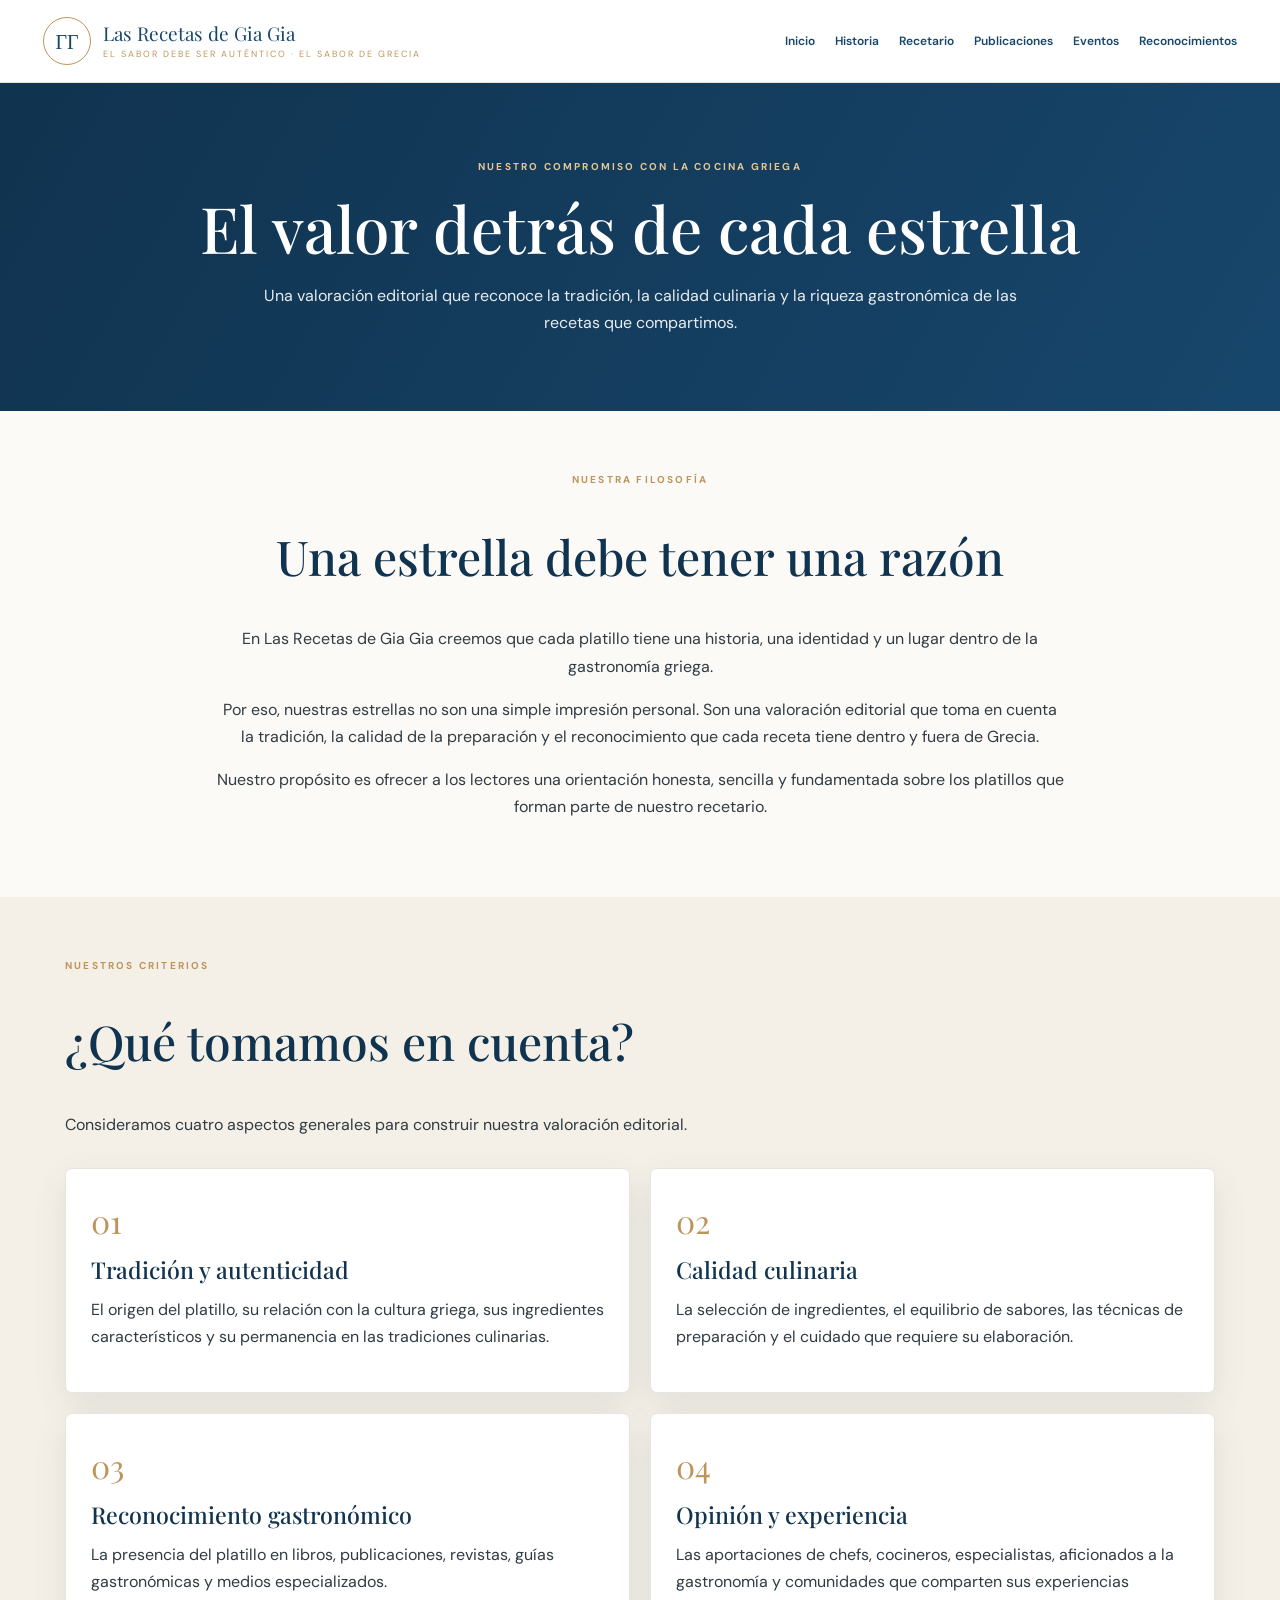
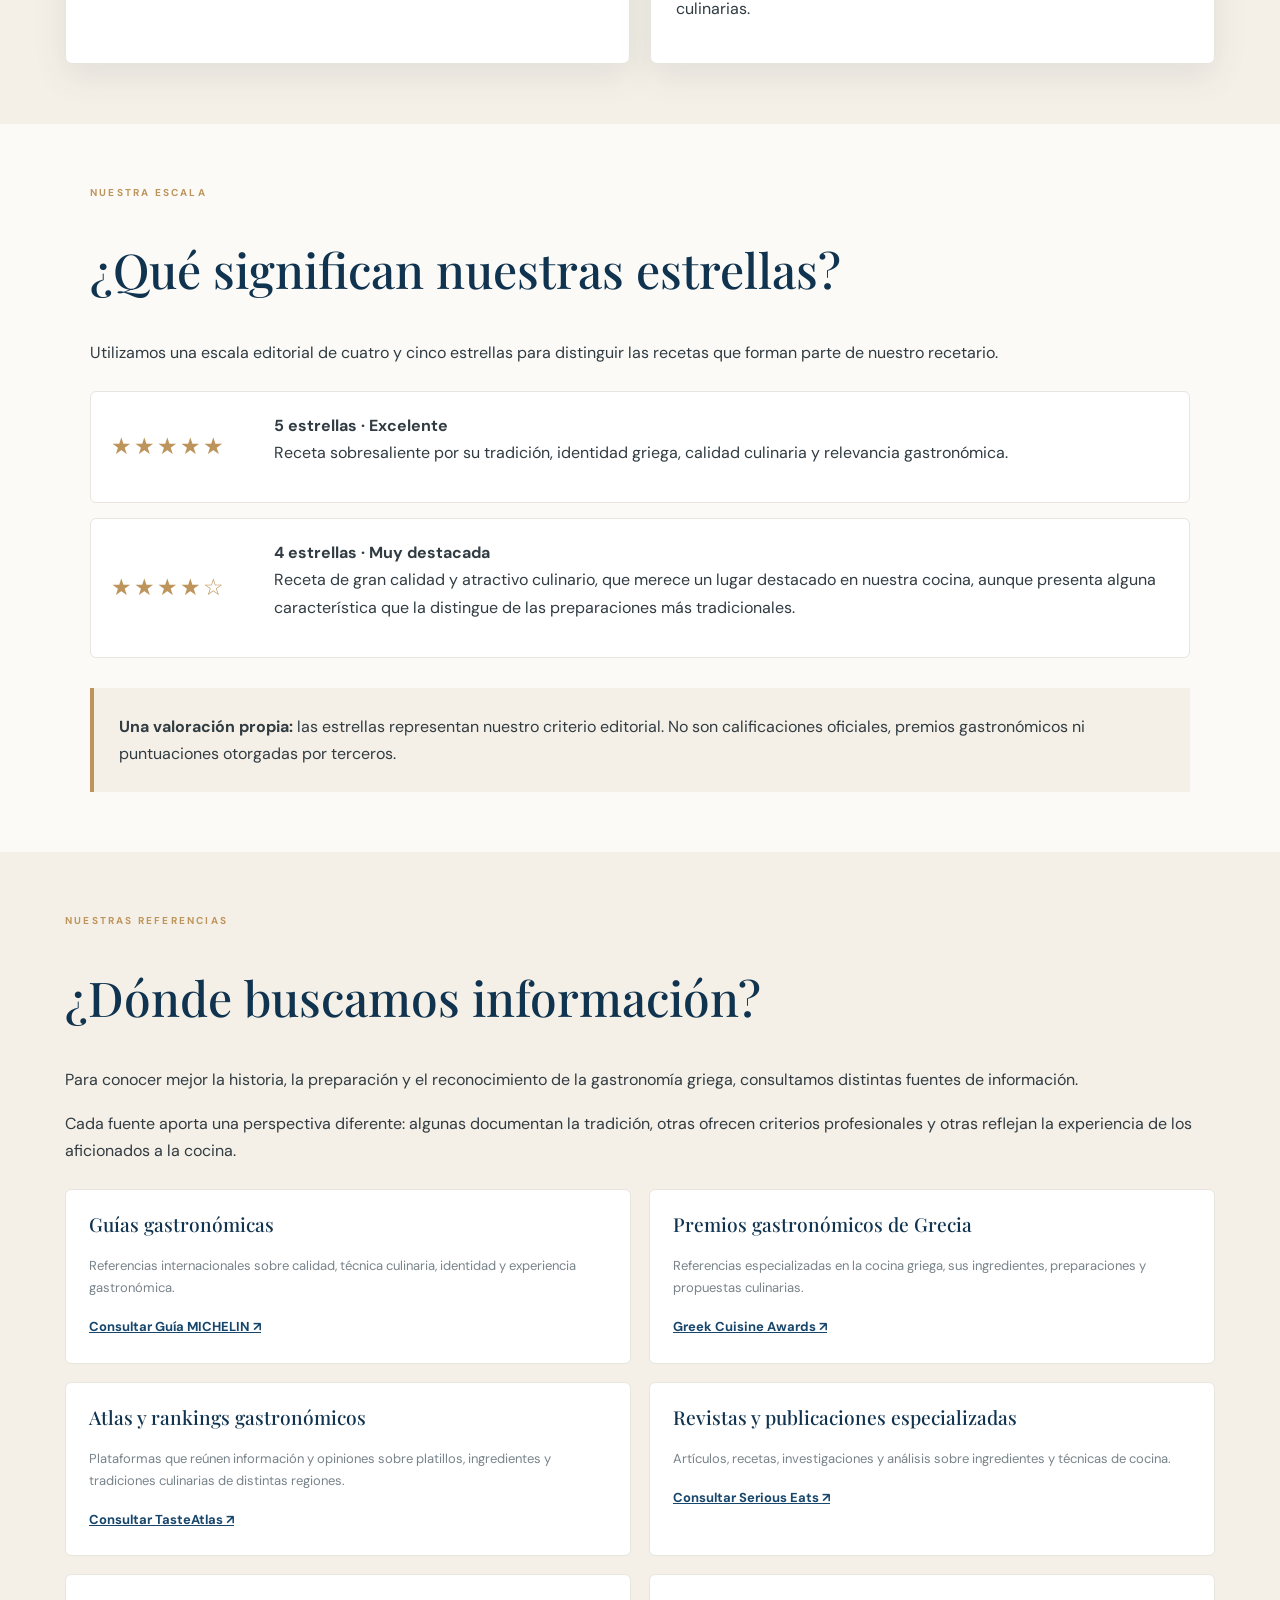
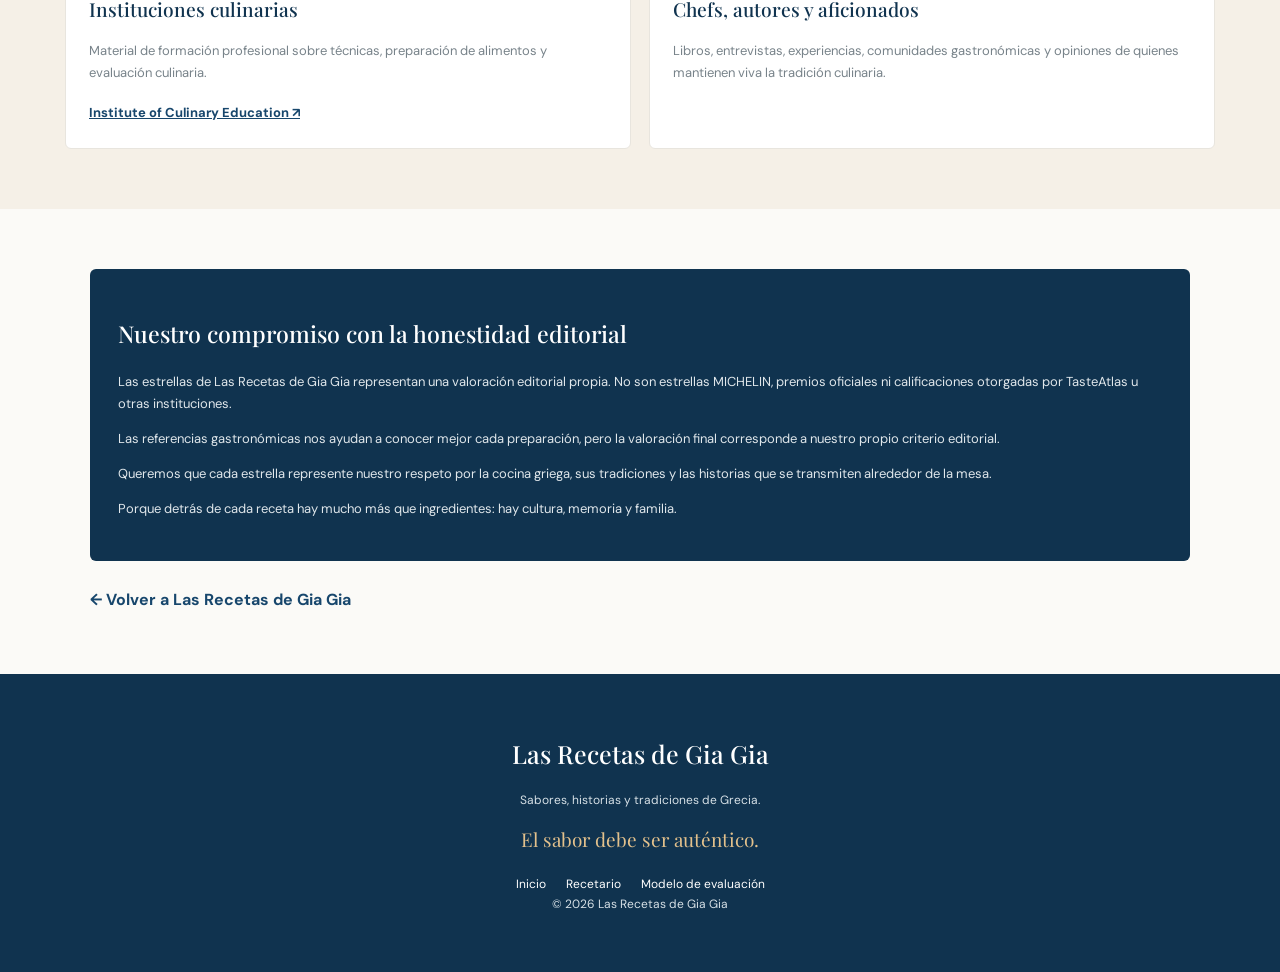
<file: evaluacion.html>
<!DOCTYPE html>
<html lang="es-MX">
<head>
  <meta charset="UTF-8">
  <meta name="viewport" content="width=device-width, initial-scale=1">

  <meta name="description" content="Conoce cómo Las Recetas de Gia Gia valora la tradición, la calidad y el reconocimiento de la gastronomía griega.">

  <title>Nuestro modelo de evaluación | Las Recetas de Gia Gia</title>

  <link rel="stylesheet" href="css/styles.css">

  <style>
    .evaluation-hero {
      padding: 75px 25px;
      text-align: center;
      color: white;
      background: linear-gradient(120deg, #10334f, #17466c);
    }

    .evaluation-hero .eyebrow {
      color: #e4c797;
    }

    .evaluation-hero h1 {
      color: white;
      margin: 15px 0;
      font-size: clamp(2.5rem, 5vw, 4rem);
    }

    .evaluation-hero p {
      max-width: 760px;
      margin: auto;
      color: #e8edf0;
    }

    .evaluation-section {
      max-width: 1150px;
      margin: auto;
      padding: 60px 25px;
    }

    .evaluation-intro {
      max-width: 850px;
      margin: auto;
      text-align: center;
    }

    .evaluation-grid {
      display: grid;
      grid-template-columns: repeat(2, minmax(0, 1fr));
      gap: 20px;
      margin-top: 30px;
    }

    .evaluation-card {
      padding: 25px;
      background: white;
      border: 1px solid var(--border);
      border-radius: 7px;
      box-shadow: var(--shadow);
    }

    .evaluation-card h3 {
      margin: 8px 0 12px;
    }

    .evaluation-number {
      color: var(--gold);
      font-family: 'Playfair Display', serif;
      font-size: 2rem;
    }

    .evaluation-scale {
      display: grid;
      gap: 15px;
      margin-top: 25px;
    }

    .scale-row {
      display: grid;
      grid-template-columns: 145px 1fr;
      gap: 18px;
      align-items: center;
      padding: 20px;
      background: white;
      border: 1px solid var(--border);
      border-radius: 6px;
    }

    .scale-stars {
      color: var(--gold);
      font-size: 23px;
      letter-spacing: 2px;
      white-space: nowrap;
    }

    .evaluation-sources {
      display: grid;
      grid-template-columns: repeat(2, minmax(0, 1fr));
      gap: 18px;
      margin-top: 25px;
    }

    .source-card {
      padding: 23px;
      background: white;
      border: 1px solid var(--border);
      border-radius: 6px;
    }

    .source-card h3 {
      margin-top: 0;
      font-size: 1.2rem;
    }

    .source-card p {
      color: var(--muted);
      font-size: 13px;
    }

    .source-card a {
      color: var(--blue);
      font-size: 13px;
      font-weight: 700;
      text-decoration: underline;
    }

    .evaluation-note {
      margin-top: 30px;
      padding: 25px;
      background: var(--sand);
      border-left: 4px solid var(--gold);
    }

    .evaluation-disclaimer {
      padding: 28px;
      color: #e8edf0;
      background: var(--blue-dark);
      border-radius: 6px;
    }

    .evaluation-disclaimer h3 {
      color: white;
    }

    .evaluation-disclaimer p {
      color: #e0e7eb;
      font-size: 13px;
    }

    .evaluation-back {
      display: inline-block;
      margin-top: 25px;
      color: var(--blue);
      font-weight: 700;
    }

    @media (max-width: 700px) {
      .evaluation-grid,
      .evaluation-sources {
        grid-template-columns: 1fr;
      }

      .scale-row {
        grid-template-columns: 1fr;
        gap: 8px;
      }

      .evaluation-section {
        padding: 45px 18px;
      }
    }
  </style>
</head>

<body>

<header id="site-header"></header>

<main>

  <!-- ENCABEZADO -->

  <section class="evaluation-hero">
    <span class="eyebrow">NUESTRO COMPROMISO CON LA COCINA GRIEGA</span>

    <h1>El valor detrás de cada estrella</h1>

    <p>
      Una valoración editorial que reconoce la tradición,
      la calidad culinaria y la riqueza gastronómica
      de las recetas que compartimos.
    </p>
  </section>


  <!-- NUESTRA FILOSOFÍA -->

  <section class="evaluation-section">
    <div class="evaluation-intro">

      <span class="eyebrow">NUESTRA FILOSOFÍA</span>

      <h2>Una estrella debe tener una razón</h2>

      <p>
        En Las Recetas de Gia Gia creemos que cada platillo
        tiene una historia, una identidad y un lugar dentro
        de la gastronomía griega.
      </p>

      <p>
        Por eso, nuestras estrellas no son una simple impresión
        personal. Son una valoración editorial que toma en cuenta
        la tradición, la calidad de la preparación y el reconocimiento
        que cada receta tiene dentro y fuera de Grecia.
      </p>

      <p>
        Nuestro propósito es ofrecer a los lectores una orientación
        honesta, sencilla y fundamentada sobre los platillos
        que forman parte de nuestro recetario.
      </p>

    </div>
  </section>


  <!-- NUESTROS CRITERIOS -->

  <section class="evaluation-section"
           style="background:var(--sand);max-width:none">

    <div style="max-width:1150px;margin:auto">

      <span class="eyebrow">NUESTROS CRITERIOS</span>

      <h2>¿Qué tomamos en cuenta?</h2>

      <p>
        Consideramos cuatro aspectos generales para construir
        nuestra valoración editorial.
      </p>

      <div class="evaluation-grid">

        <article class="evaluation-card">
          <span class="evaluation-number">01</span>

          <h3>Tradición y autenticidad</h3>

          <p>
            El origen del platillo, su relación con la cultura
            griega, sus ingredientes característicos y su
            permanencia en las tradiciones culinarias.
          </p>
        </article>

        <article class="evaluation-card">
          <span class="evaluation-number">02</span>

          <h3>Calidad culinaria</h3>

          <p>
            La selección de ingredientes, el equilibrio de sabores,
            las técnicas de preparación y el cuidado que requiere
            su elaboración.
          </p>
        </article>

        <article class="evaluation-card">
          <span class="evaluation-number">03</span>

          <h3>Reconocimiento gastronómico</h3>

          <p>
            La presencia del platillo en libros, publicaciones,
            revistas, guías gastronómicas y medios especializados.
          </p>
        </article>

        <article class="evaluation-card">
          <span class="evaluation-number">04</span>

          <h3>Opinión y experiencia</h3>

          <p>
            Las aportaciones de chefs, cocineros, especialistas,
            aficionados a la gastronomía y comunidades que
            comparten sus experiencias culinarias.
          </p>
        </article>

      </div>

    </div>
  </section>


  <!-- ESCALA DE ESTRELLAS -->

  <section class="evaluation-section">

    <span class="eyebrow">NUESTRA ESCALA</span>

    <h2>¿Qué significan nuestras estrellas?</h2>

    <p>
      Utilizamos una escala editorial de cuatro y cinco estrellas
      para distinguir las recetas que forman parte de nuestro
      recetario.
    </p>

    <div class="evaluation-scale">

      <div class="scale-row">

        <div class="scale-stars">★★★★★</div>

        <div>
          <strong>5 estrellas · Excelente</strong>

          <p>
            Receta sobresaliente por su tradición, identidad
            griega, calidad culinaria y relevancia gastronómica.
          </p>
        </div>

      </div>

      <div class="scale-row">

        <div class="scale-stars">★★★★☆</div>

        <div>
          <strong>4 estrellas · Muy destacada</strong>

          <p>
            Receta de gran calidad y atractivo culinario,
            que merece un lugar destacado en nuestra cocina,
            aunque presenta alguna característica que la
            distingue de las preparaciones más tradicionales.
          </p>
        </div>

      </div>

    </div>

    <div class="evaluation-note">

      <strong>Una valoración propia:</strong>

      las estrellas representan nuestro criterio editorial.
      No son calificaciones oficiales, premios gastronómicos
      ni puntuaciones otorgadas por terceros.

    </div>

  </section>


  <!-- FUENTES DE CONSULTA -->

  <section class="evaluation-section"
           style="background:var(--sand);max-width:none">

    <div style="max-width:1150px;margin:auto">

      <span class="eyebrow">NUESTRAS REFERENCIAS</span>

      <h2>¿Dónde buscamos información?</h2>

      <p>
        Para conocer mejor la historia, la preparación y el
        reconocimiento de la gastronomía griega, consultamos
        distintas fuentes de información.
      </p>

      <p>
        Cada fuente aporta una perspectiva diferente:
        algunas documentan la tradición, otras ofrecen criterios
        profesionales y otras reflejan la experiencia de los
        aficionados a la cocina.
      </p>

      <div class="evaluation-sources">

        <article class="source-card">

          <h3>Guías gastronómicas</h3>

          <p>
            Referencias internacionales sobre calidad,
            técnica culinaria, identidad y experiencia gastronómica.
          </p>

          <a href="https://guide.michelin.com/"
             target="_blank"
             rel="noopener noreferrer">
            Consultar Guía MICHELIN ↗
          </a>

        </article>


        <article class="source-card">

          <h3>Premios gastronómicos de Grecia</h3>

          <p>
            Referencias especializadas en la cocina griega,
            sus ingredientes, preparaciones y propuestas culinarias.
          </p>

          <a href="https://en.greekcuisineawards.gr/thesmos/procedure.aspx"
             target="_blank"
             rel="noopener noreferrer">
            Greek Cuisine Awards ↗
          </a>

        </article>


        <article class="source-card">

          <h3>Atlas y rankings gastronómicos</h3>

          <p>
            Plataformas que reúnen información y opiniones
            sobre platillos, ingredientes y tradiciones
            culinarias de distintas regiones.
          </p>

          <a href="https://www.tasteatlas.com/"
             target="_blank"
             rel="noopener noreferrer">
            Consultar TasteAtlas ↗
          </a>

        </article>


        <article class="source-card">

          <h3>Revistas y publicaciones especializadas</h3>

          <p>
            Artículos, recetas, investigaciones y análisis
            sobre ingredientes y técnicas de cocina.
          </p>

          <a href="https://www.seriouseats.com/"
             target="_blank"
             rel="noopener noreferrer">
            Consultar Serious Eats ↗
          </a>

        </article>


        <article class="source-card">

          <h3>Instituciones culinarias</h3>

          <p>
            Material de formación profesional sobre técnicas,
            preparación de alimentos y evaluación culinaria.
          </p>

          <a href="https://www.ice.edu/"
             target="_blank"
             rel="noopener noreferrer">
            Institute of Culinary Education ↗
          </a>

        </article>


        <article class="source-card">

          <h3>Chefs, autores y aficionados</h3>

          <p>
            Libros, entrevistas, experiencias, comunidades
            gastronómicas y opiniones de quienes mantienen
            viva la tradición culinaria.
          </p>

        </article>

      </div>

    </div>
  </section>


  <!-- TRANSPARENCIA -->

  <section class="evaluation-section">

    <div class="evaluation-disclaimer">

      <h3>Nuestro compromiso con la honestidad editorial</h3>

      <p>
        Las estrellas de Las Recetas de Gia Gia representan
        una valoración editorial propia. No son estrellas
        MICHELIN, premios oficiales ni calificaciones otorgadas
        por TasteAtlas u otras instituciones.
      </p>

      <p>
        Las referencias gastronómicas nos ayudan a conocer
        mejor cada preparación, pero la valoración final
        corresponde a nuestro propio criterio editorial.
      </p>

      <p>
        Queremos que cada estrella represente nuestro respeto
        por la cocina griega, sus tradiciones y las historias
        que se transmiten alrededor de la mesa.
      </p>

      <p>
        Porque detrás de cada receta hay mucho más que
        ingredientes: hay cultura, memoria y familia.
      </p>

    </div>

    <a href="index.html" class="evaluation-back">
      ← Volver a Las Recetas de Gia Gia
    </a>

  </section>

</main>


<footer id="site-footer"></footer>


<script>
"use strict";

function construirNavegacion() {

  document.getElementById("site-header").innerHTML = `
    <nav class="navbar">

      <a class="brand" href="index.html">

        <span class="brand-symbol">ΓΓ</span>

        <span class="brand-name">
          Las Recetas de Gia Gia
          <small>EL SABOR DEBE SER AUTÉNTICO · EL SABOR DE GRECIA</small>
        </span>

      </a>

      
<div class="nav-links">
  <a href="index.html">Inicio</a>
  <a href="seccion.html?tipo=gia-gia">Historia</a>
  <a href="recetario.html">Recetario</a>
  <a href="seccion.html?tipo=publicaciones">Publicaciones</a>
  <a href="seccion.html?tipo=eventos">Eventos</a>
  <a href="seccion.html?tipo=reconocimientos">Reconocimientos</a>
</div>


    </nav>
  `;
}


function construirPie() {

  document.getElementById("site-footer").innerHTML = `
    <div class="site-footer">

      <h2>Las Recetas de Gia Gia</h2>

      <p>Sabores, historias y tradiciones de Grecia.</p>

      <p class="footer-motto">
        El sabor debe ser auténtico.
      </p>

      <div class="footer-links">
        <a href="index.html">Inicio</a>
        <a href="recetario.html">Recetario</a>
        <a href="evaluacion.html">Modelo de evaluación</a>
      </div>

      <p>
        © ${new Date().getFullYear()} Las Recetas de Gia Gia
      </p>

    </div>
  `;
}


construirNavegacion();
construirPie();
</script>

</body>
</html>
</file>
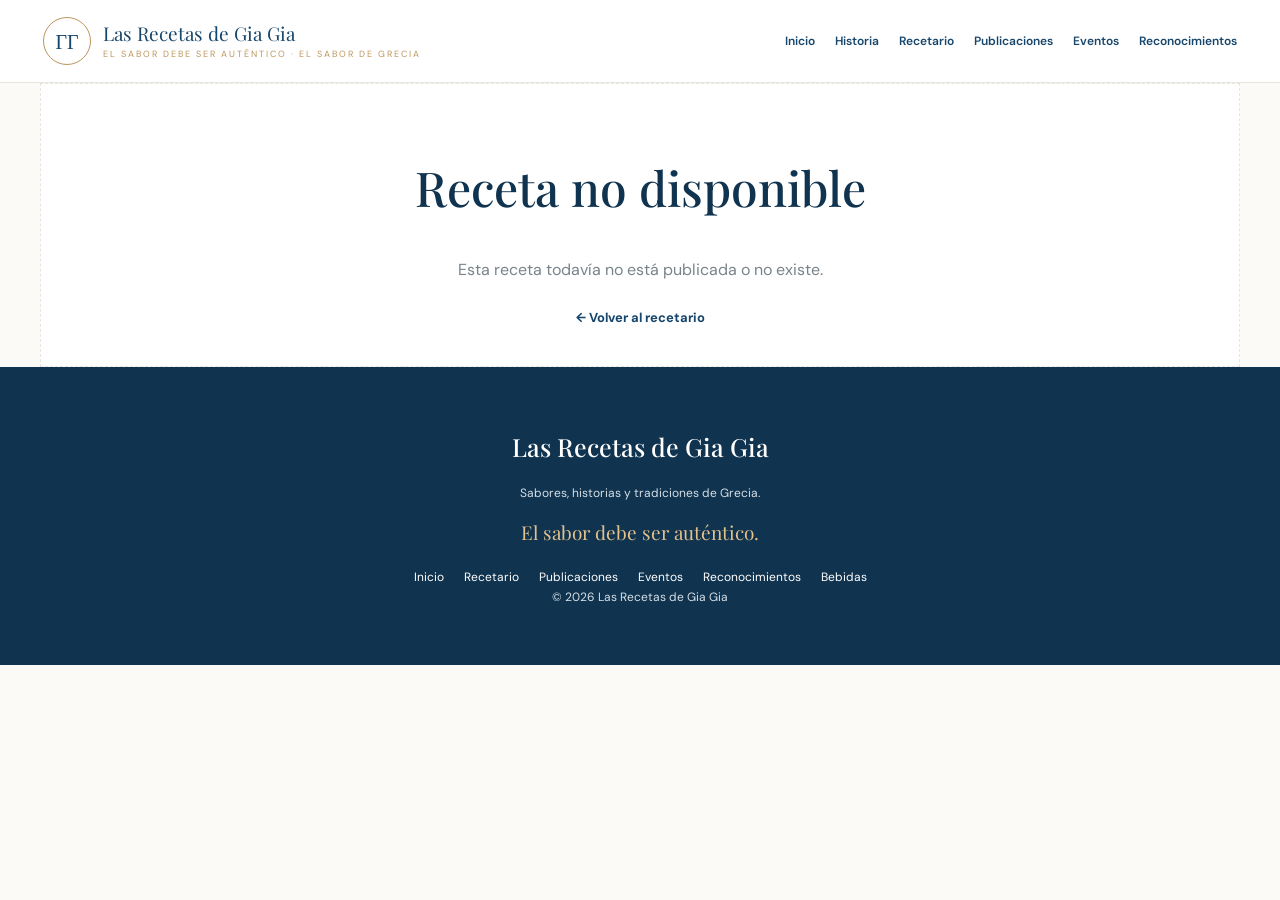
<file: receta.html>
<!DOCTYPE html>
<html lang="es-MX">
<head>
  <meta charset="UTF-8">
  <meta name="viewport" content="width=device-width, initial-scale=1">
  <title>Receta | Las Recetas de Gia Gia</title>
  <link rel="stylesheet" href="css/styles.css">
  <script src="js/app.js" defer></script>
</head>
<body data-page="receta">
  <header id="site-header"></header>
  <main id="recipe-detail"></main>
  <footer id="site-footer"></footer>
</body>
</html>
</file>
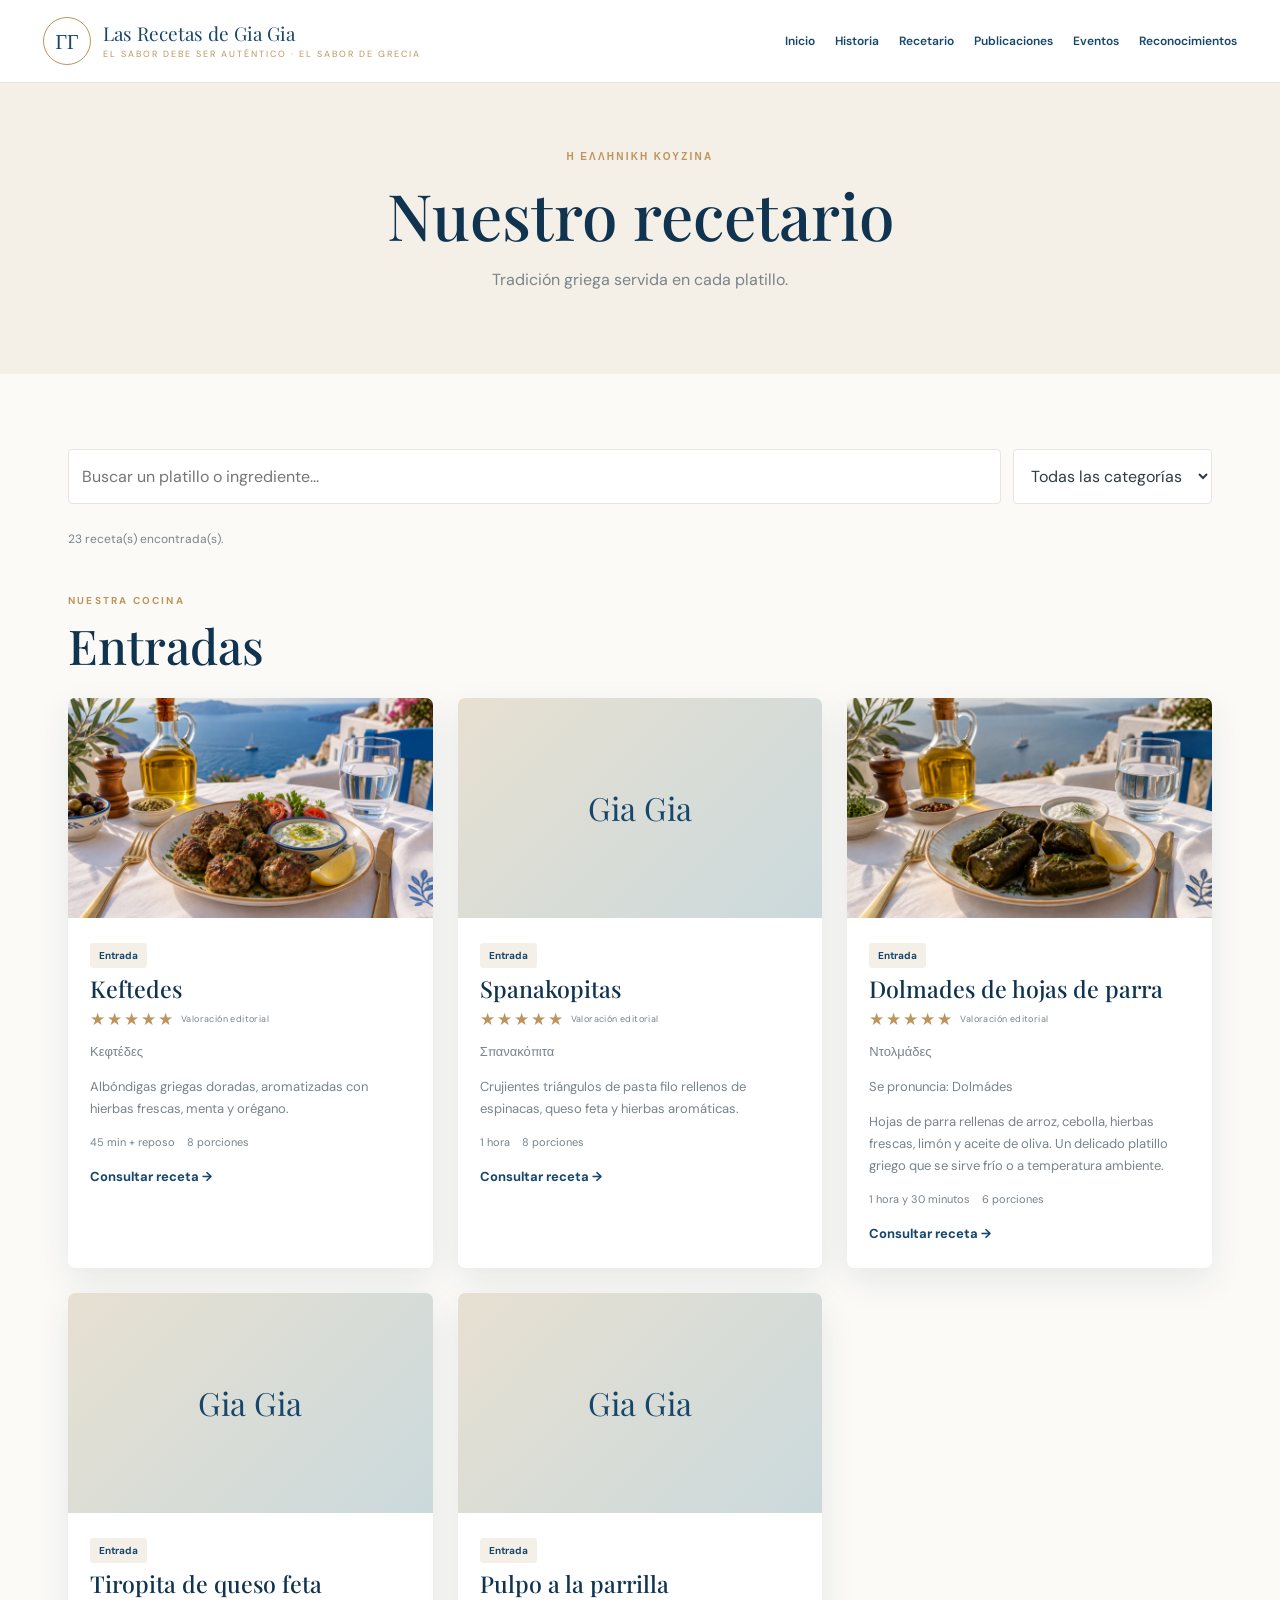
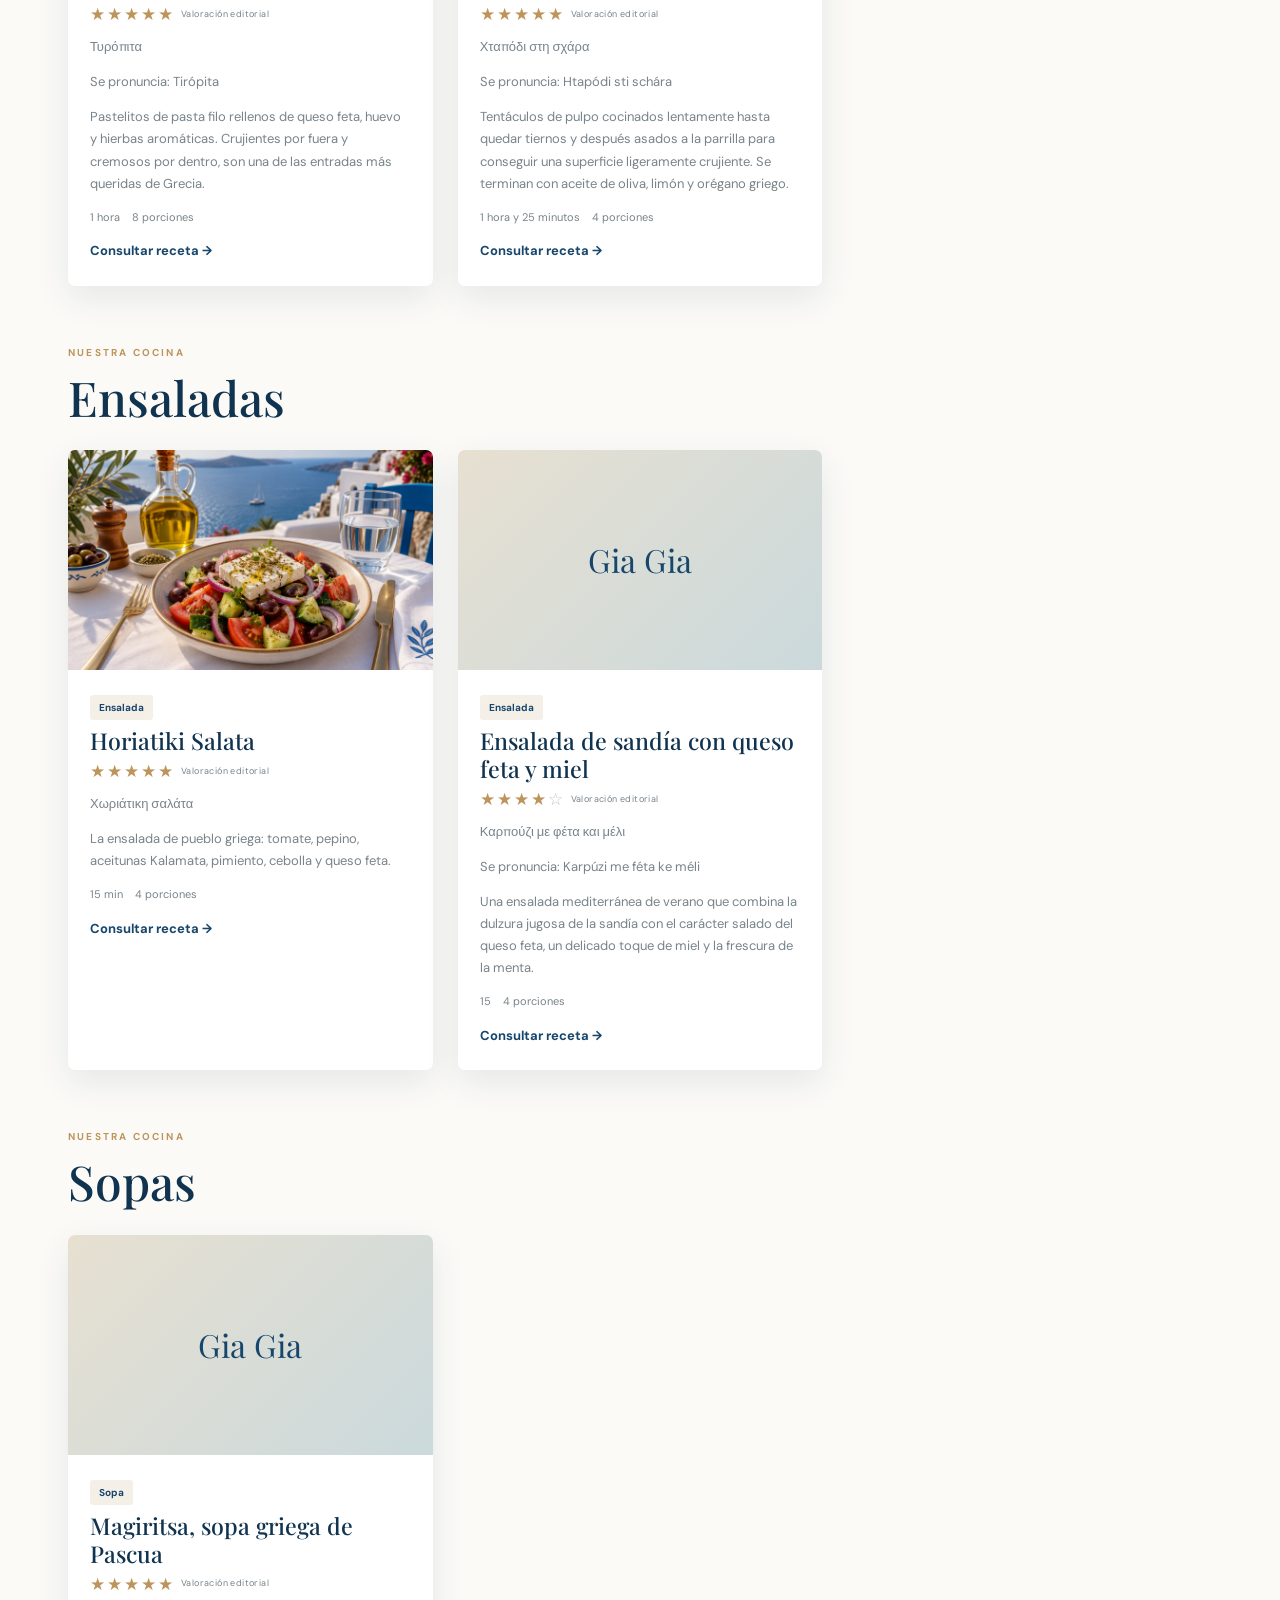
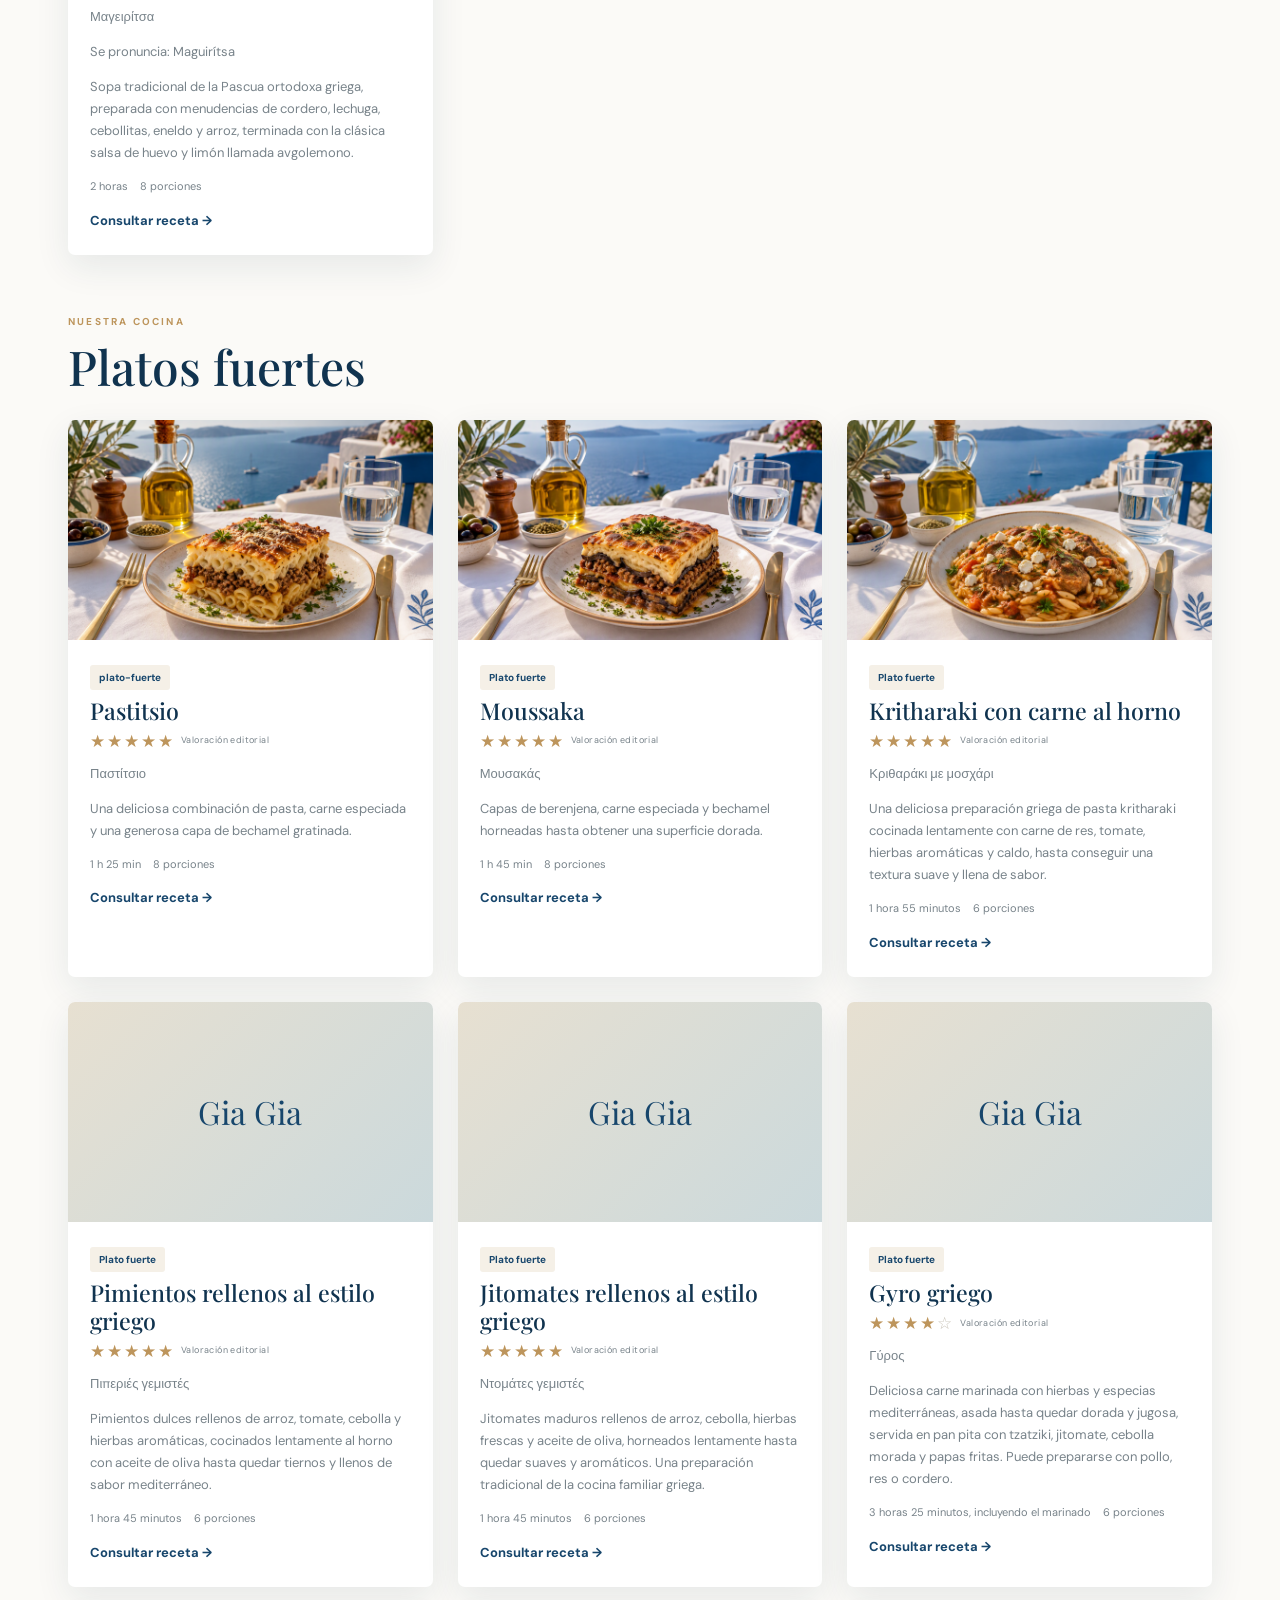
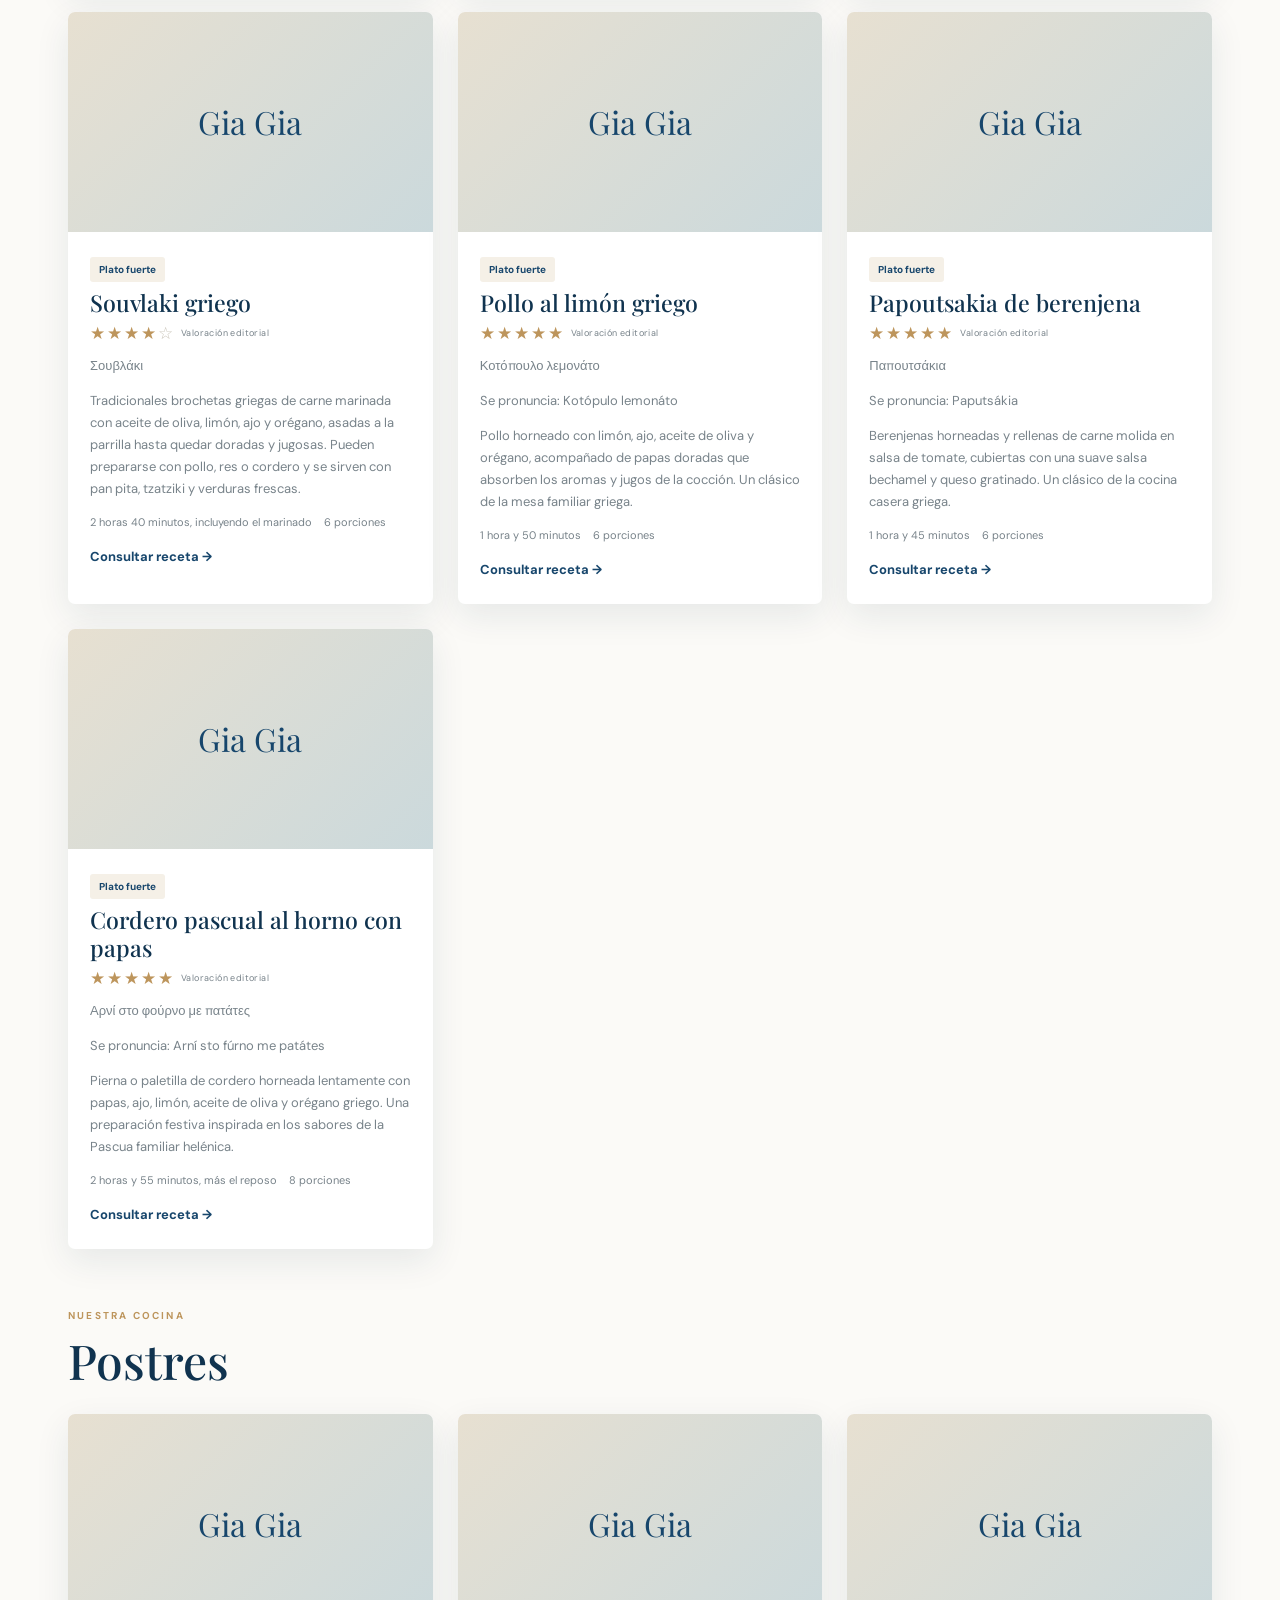
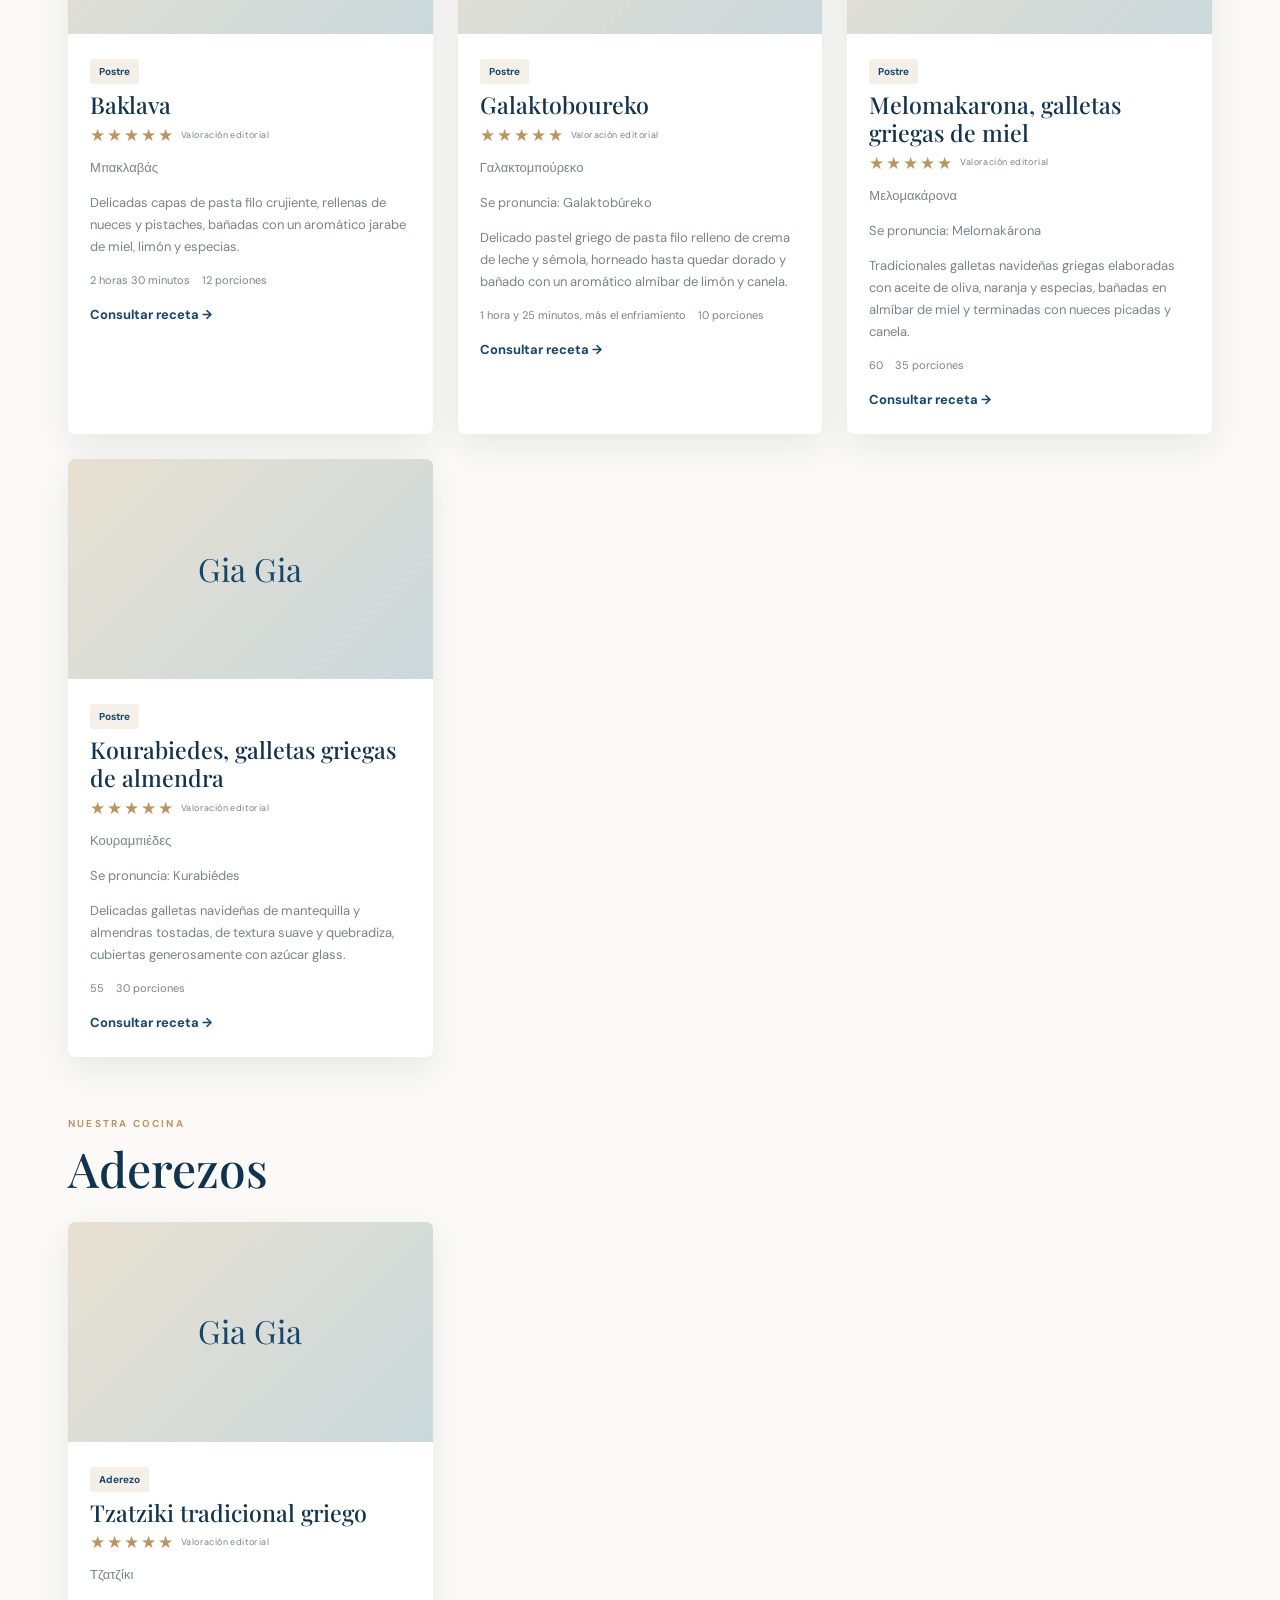
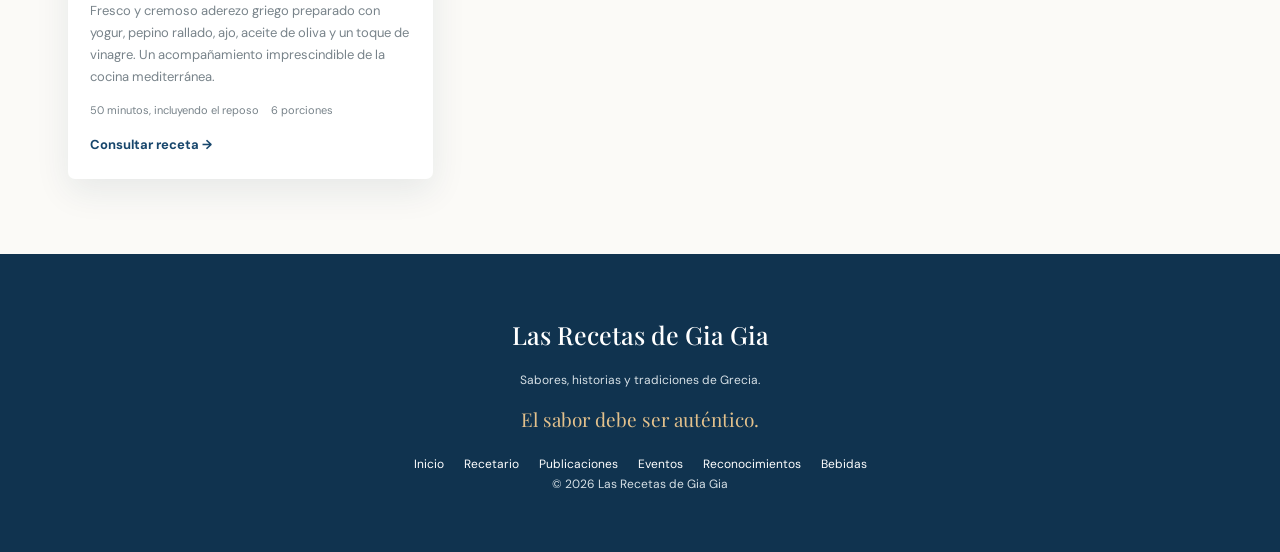
<file: recetario.html>
<!DOCTYPE html>
<html lang="es-MX">
<head>
  <meta charset="UTF-8">
  <meta name="viewport" content="width=device-width, initial-scale=1">
  <title>El Recetario | Las Recetas de Gia Gia</title>
  <link rel="stylesheet" href="css/styles.css">
  <script src="js/app.js?v=20261106-2" defer></script>
</head>
<body data-page="recetario">
  <header id="site-header"></header>

  <main>
    <section class="page-banner">
      <span class="eyebrow">Η ΕΛΛΗΝΙΚΗ ΚΟΥΖΙΝΑ</span>
      <h1>Nuestro recetario</h1>
      <p>Tradición griega servida en cada platillo.</p>
    </section>

    <section class="section-wrap">

      <div class="catalog-tools">
        <input id="recipe-search" type="search"
          placeholder="Buscar un platillo o ingrediente...">
<select id="recipe-category">
  <option value="todos">Todas las categorías</option>
  <option value="entrada">Entradas</option>
  <option value="ensalada">Ensaladas</option>
  <option value="sopa">Sopas</option>
  <option value="plato-fuerte">Platos fuertes</option>
  <option value="postre">Postres</option>
  <option value="aderezo">Aderezos</option>
</select>
      </div>

      <div id="recipe-count" class="result-count"></div>

      <div id="recipe-list"></div>

    </section>
  </main>

  <footer id="site-footer"></footer>
</body>
</html>
</file>
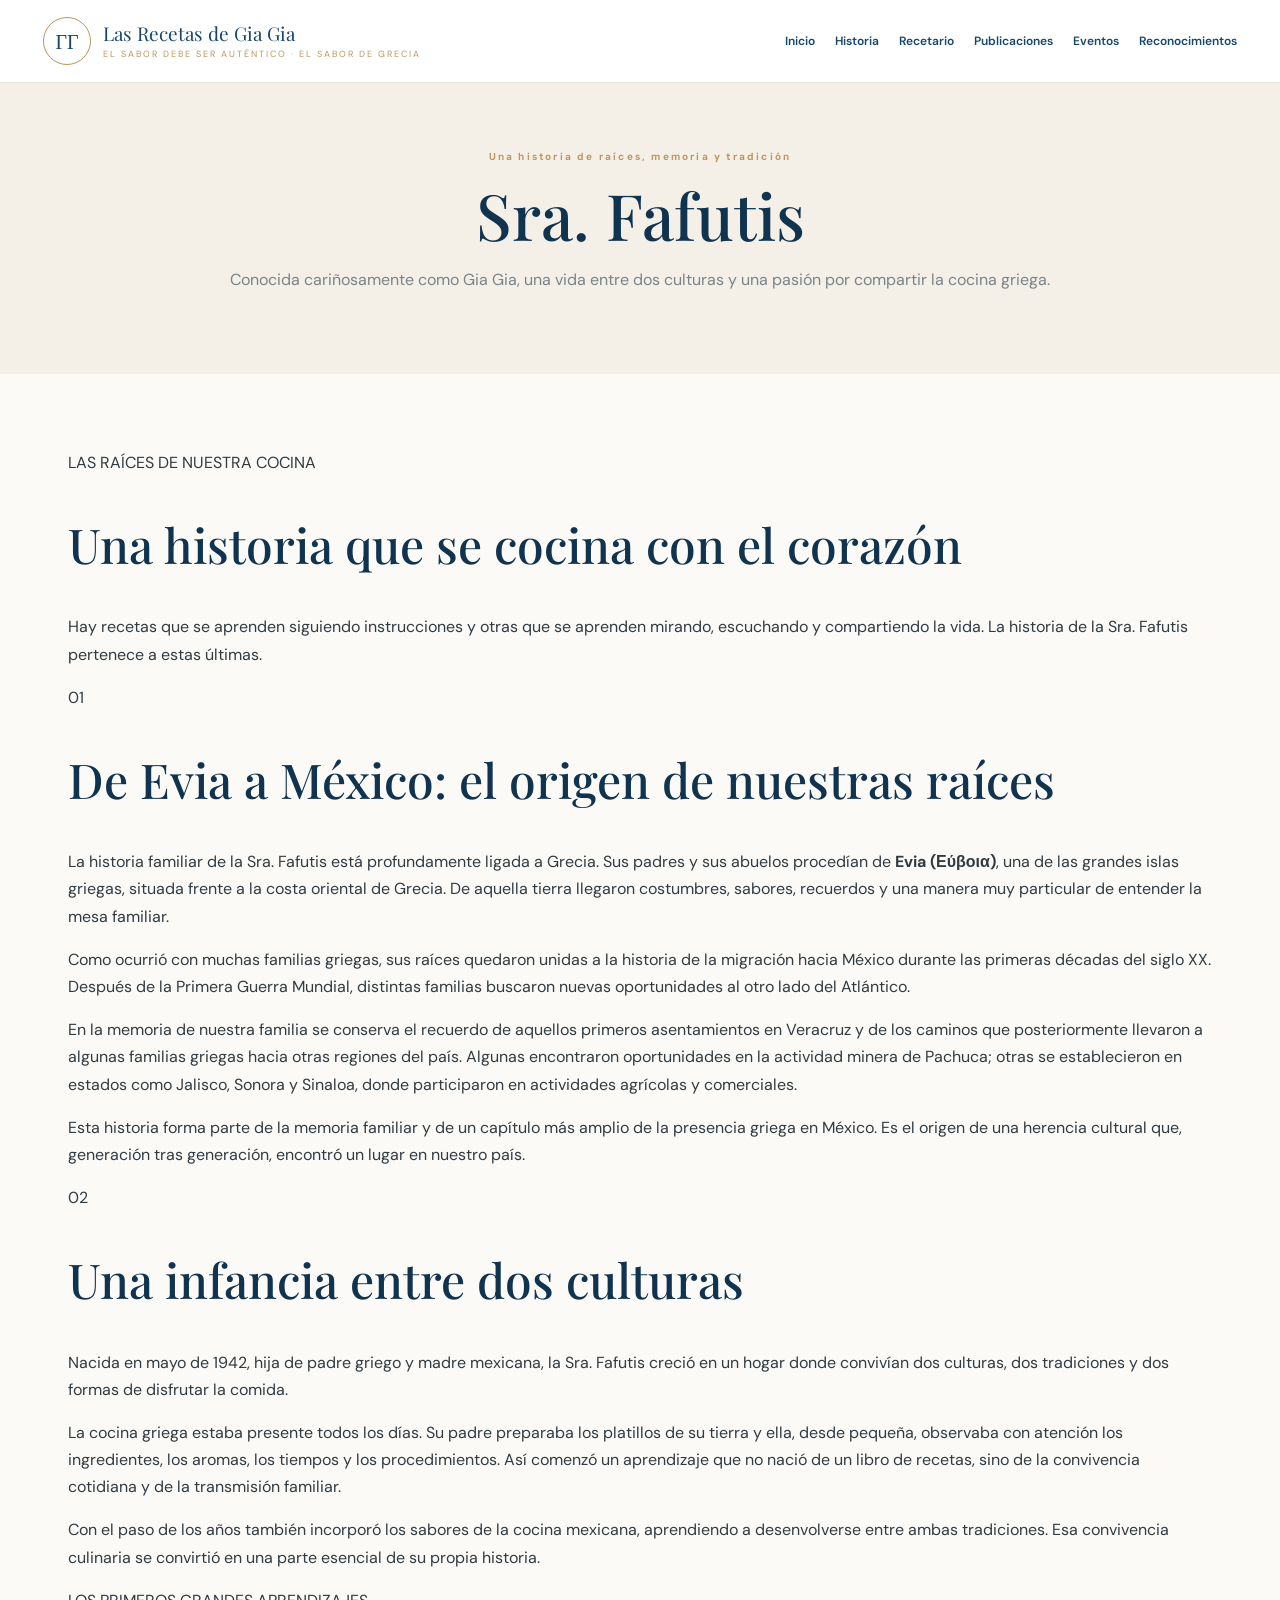
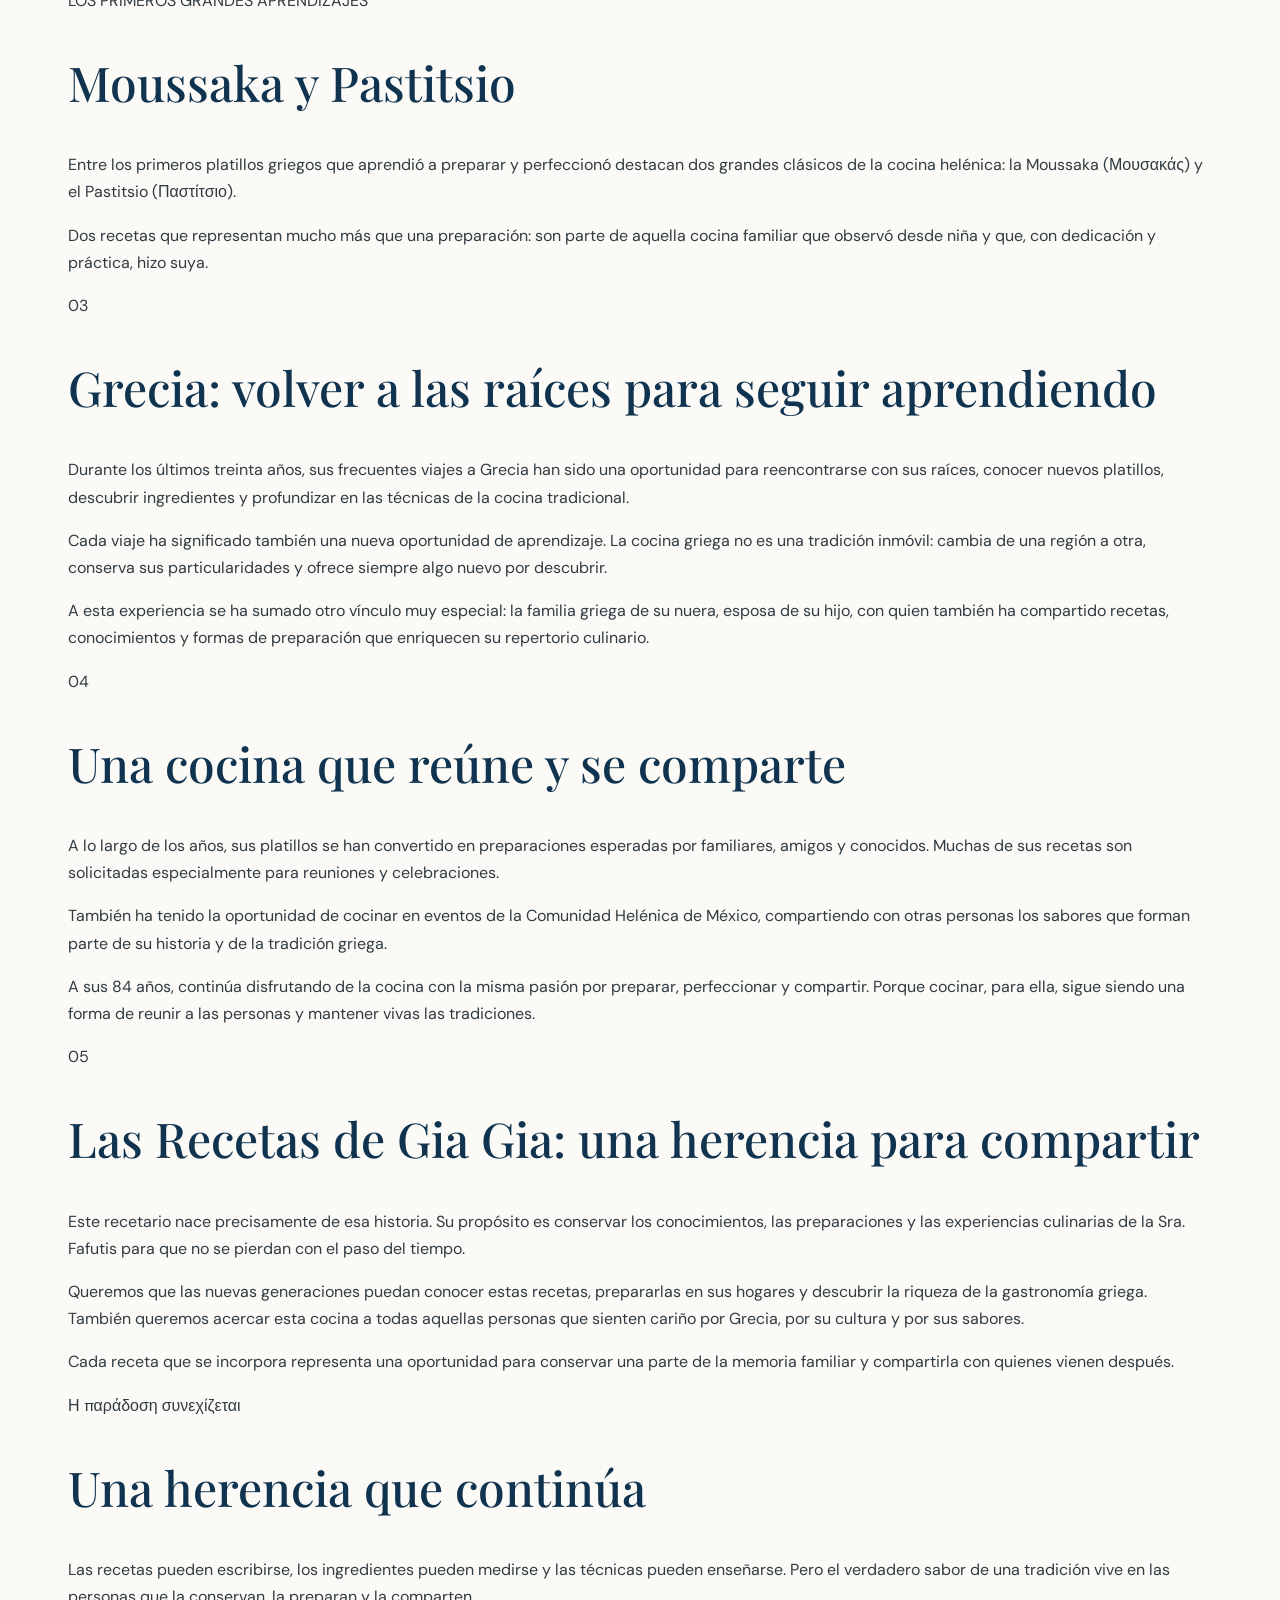
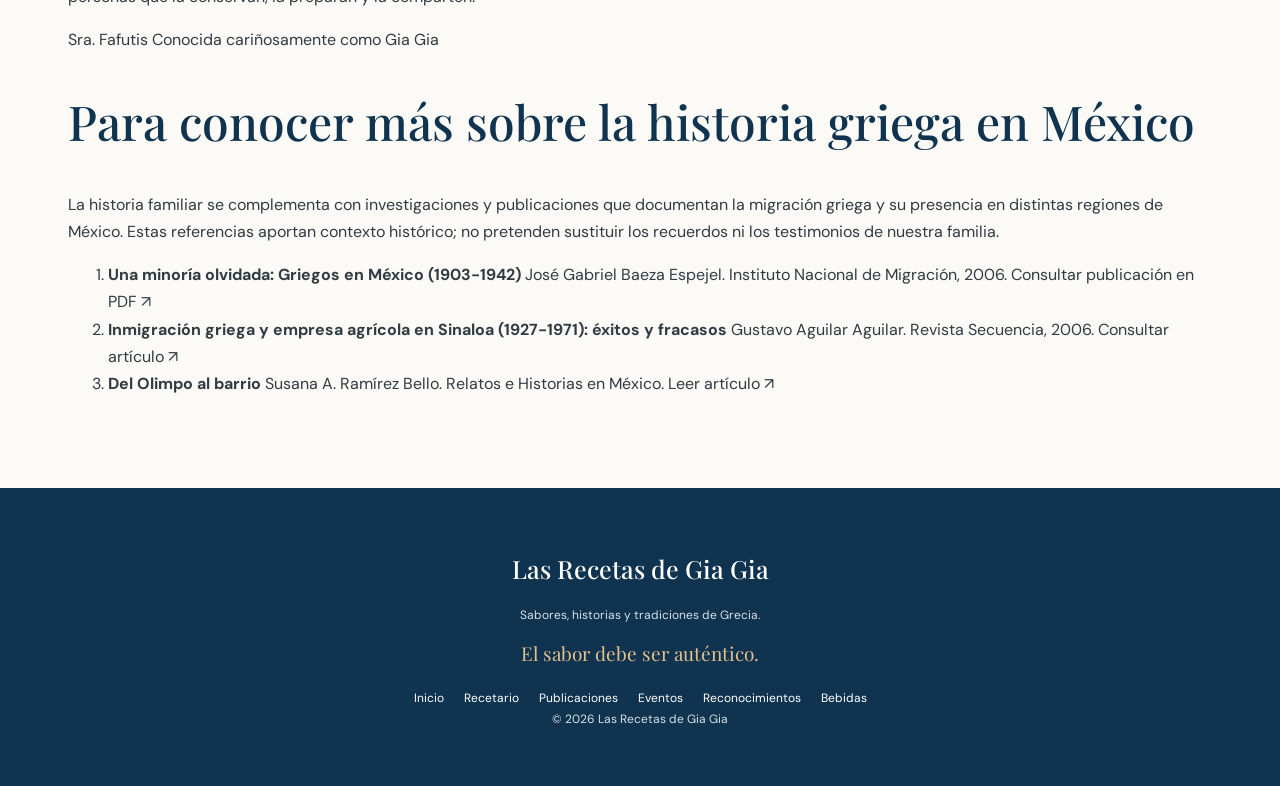
<file: seccion.html>
<!DOCTYPE html>
<html lang="es-MX">
<head>
  <meta charset="UTF-8">
  <meta name="viewport" content="width=device-width, initial-scale=1">
  <title>Gia Gia | Las Recetas de Gia Gia</title>
  <link rel="stylesheet" href="css/styles.css">
<script src="js/app.js?v=20261106-3" defer></script>
</head>
<body data-page="seccion">
  <header id="site-header"></header>
  <main id="section-content"></main>
  <footer id="site-footer"></footer>
</body>
</html>
</file>
<file: css/styles.css>
@import url('https://fonts.googleapis.com/css2?family=DM+Sans:wght@400;500;600;700&family=Playfair+Display:wght@400;500;600;700&display=swap');

:root {
  --blue: #17466c;
  --blue-dark: #10334f;
  --blue-light: #eaf1f5;
  --gold: #bd955c;
  --sand: #f5f0e7;
  --cream: #fbfaf7;
  --olive: #68765b;
  --text: #303b42;
  --muted: #78838a;
  --white: #ffffff;
  --border: #e8e5de;
  --shadow: 0 12px 35px rgba(24, 54, 74, .09);
}

* { box-sizing: border-box; }

html { scroll-behavior: smooth; }

body {
  margin: 0;
  background: var(--cream);
  color: var(--text);
  font-family: 'DM Sans', sans-serif;
  line-height: 1.7;
}

a { color: inherit; text-decoration: none; }

button, input, select, textarea { font: inherit; }

button, .btn { cursor: pointer; }

h1, h2, h3 {
  font-family: 'Playfair Display', Georgia, serif;
  font-weight: 500;
  line-height: 1.2;
  color: var(--blue-dark);
}

h1 { font-size: clamp(2.7rem, 6vw, 5rem); }
h2 { font-size: clamp(2rem, 4vw, 3rem); }
h3 { font-size: 1.45rem; }

p { margin-top: 0; }

img { max-width: 100%; display: block; }

#site-header {
  position: relative;
  z-index: 10;
  background: var(--white);
  border-bottom: 1px solid var(--border);
}

.navbar {
  max-width: 1250px;
  margin: auto;
  min-height: 82px;
  padding: 12px 28px;
  display: flex;
  align-items: center;
  justify-content: space-between;
  gap: 20px;
}

.brand {
  display: flex;
  align-items: center;
  gap: 12px;
}

.brand-symbol {
  width: 48px;
  height: 48px;
  display: grid;
  place-items: center;
  border: 1px solid var(--gold);
  border-radius: 50%;
  color: var(--blue);
  font-family: 'Playfair Display', serif;
  font-size: 20px;
}

.brand-name {
  font-family: 'Playfair Display', serif;
  font-size: 19px;
  line-height: 1.2;
  color: var(--blue);
}

.brand-name small {
  display: block;
  margin-top: 4px;
  font-family: 'DM Sans', sans-serif;
  font-size: 9px;
  letter-spacing: 2px;
  color: var(--gold);
}

.nav-links {
  display: flex;
  align-items: center;
  gap: 20px;
  flex-wrap: wrap;
  font-size: 12px;
  font-weight: 600;
  color: var(--blue);
}

.nav-links a:hover, .text-link:hover { color: var(--gold); }

.hero {
  min-height: 540px;
  padding: 80px 8%;
  display: flex;
  align-items: center;
  position: relative;
  overflow: hidden;
  background:
    linear-gradient(90deg, rgba(12,43,66,.93), rgba(12,43,66,.72)),
    url('../img/recetas/portada-griega.jpg') center/cover,
    var(--blue);
  color: white;
}

.hero-content {
  max-width: 680px;
  position: relative;
  z-index: 1;
}

.hero h1 { color: white; margin: 15px 0; }

.hero h1 em { color: #e4c797; }

.hero p { max-width: 540px; color: #f2f3f2; }

.hero-motto {
  font-family: 'Playfair Display', serif;
  font-size: 1.5rem;
  color: #e4c797 !important;
}

.hero-decoration {
  position: absolute;
  right: 7%;
  bottom: 15%;
  color: rgba(255,255,255,.12);
  font-family: serif;
  font-size: clamp(5rem, 15vw, 12rem);
}

.eyebrow {
  display: block;
  color: var(--gold);
  letter-spacing: 2.2px;
  font-size: 10px;
  font-weight: 700;
}

.btn {
  display: inline-flex;
  align-items: center;
  justify-content: center;
  border: 1px solid transparent;
  border-radius: 4px;
  padding: 12px 21px;
  font-size: 12px;
  font-weight: 700;
  transition: .2s ease;
}

.btn-light { background: white; color: var(--blue); margin-top: 18px; }
.btn-light:hover { background: var(--sand); }

.btn-primary { background: var(--blue); color: white; }
.btn-primary:hover { background: var(--blue-dark); }

.btn-outline { border-color: var(--blue); color: var(--blue); background: white; }
.btn-outline:hover { background: var(--blue-light); }

.section-wrap {
  max-width: 1200px;
  margin: auto;
  padding: 75px 28px;
}

.intro {
  display: grid;
  grid-template-columns: 180px 1fr;
  align-items: center;
  gap: 45px;
}

.intro-mark {
  width: 150px;
  height: 150px;
  border: 1px solid var(--gold);
  border-radius: 50%;
  display: grid;
  place-items: center;
  font-family: 'Playfair Display', serif;
  font-size: 48px;
  color: var(--blue);
  background: var(--sand);
}

.intro h2 { margin: 10px 0 18px; }

.intro p { max-width: 750px; color: var(--muted); }

.text-link {
  display: inline-block;
  color: var(--blue);
  font-size: 13px;
  font-weight: 700;
  margin-top: 8px;
}

.section-heading {
  display: flex;
  align-items: end;
  justify-content: space-between;
  gap: 20px;
  margin-bottom: 30px;
}

.section-heading h2 { margin: 8px 0 0; }

/* AGRUPACIÓN DE RECETAS POR CATEGORÍA */

.category-group {
  margin-top: 42px;
}

.category-group + .category-group {
  margin-top: 58px;
}

.category-group .section-heading {
  margin-bottom: 24px;
}

.category-group .section-heading h2,
.category-group .section-heading h3 {
  margin: 8px 0 0;
}

.recipe-grid {
  display: grid;
  grid-template-columns: repeat(3, minmax(0, 1fr));
  gap: 25px;
}

.recipe-card {
  overflow: hidden;
  border-radius: 7px;
  background: white;
  box-shadow: var(--shadow);
  transition: transform .25s;
}

.recipe-card:hover { transform: translateY(-5px); }

.recipe-photo {
  height: 220px;
  display: grid;
  place-items: center;
  position: relative;
  overflow: hidden;
  background: linear-gradient(135deg, #e7e0d1, #cbd9dc);
}

.recipe-photo img {
  width: 100%;
  height: 100%;
  object-fit: cover;
}

.photo-placeholder {
  color: var(--blue);
  font-family: 'Playfair Display', serif;
  font-size: 32px;
}

.recipe-card-body { padding: 22px; }

.recipe-card h3 { margin: 7px 0; }

.recipe-card p {
  font-size: 13px;
  color: var(--muted);
}

.recipe-meta {
  display: flex;
  flex-wrap: wrap;
  gap: 12px;
  color: var(--muted);
  font-size: 11px;
}

.recipe-status {
  display: inline-block;
  padding: 4px 9px;
  background: var(--sand);
  color: var(--blue);
  border-radius: 3px;
  font-size: 10px;
  font-weight: 700;
}

.quote-band {
  text-align: center;
  padding: 65px 20px;
  background: var(--blue);
  color: white;
}

.quote-band span { color: #e2c18c; font-size: 13px; }

.quote-band h2 { color: white; margin: 14px 0; }
.quote-band p { color: #d9e3e9; }

.editorial-grid {
  display: grid;
  grid-template-columns: repeat(3, 1fr);
  gap: 20px;
}

.editorial-card {
  padding: 30px;
  min-height: 190px;
  background: white;
  border: 1px solid var(--border);
  border-radius: 6px;
  transition: .2s;
}

.editorial-card:hover { border-color: var(--gold); transform: translateY(-3px); }

.editorial-icon {
  font-family: serif;
  color: var(--gold);
  font-size: 28px;
}

.editorial-card h3 { margin: 10px 0; }

.editorial-card p { color: var(--muted); font-size: 13px; }

.page-banner {
  text-align: center;
  padding: 65px 20px;
  background: var(--sand);
}

.page-banner h1 { font-size: clamp(2.5rem, 5vw, 4rem); margin: 12px 0; }
.page-banner p { color: var(--muted); }

.catalog-tools {
  display: flex;
  gap: 12px;
  margin-bottom: 25px;
}

.catalog-tools input, .catalog-tools select {
  padding: 13px;
  border: 1px solid var(--border);
  border-radius: 4px;
  background: white;
  color: var(--text);
}

.catalog-tools input { flex: 1; min-width: 0; }

.result-count { color: var(--muted); font-size: 12px; margin-bottom: 20px; }

.recipe-hero {
  background: var(--sand);
  display: grid;
  grid-template-columns: 1.1fr 1fr;
  min-height: 390px;
}

.recipe-hero-photo { min-height: 340px; background: #e6e0d5; }
.recipe-hero-photo img { width: 100%; height: 100%; object-fit: cover; }

.recipe-hero-content {
  padding: 55px clamp(25px, 6vw, 85px);
  align-self: center;
}

.recipe-hero-content h1 { font-size: clamp(2.5rem, 4vw, 4rem); margin: 12px 0; }

.recipe-columns {
  display: grid;
  grid-template-columns: minmax(250px, .8fr) 1.5fr;
  gap: 45px;
  align-items: start;
}

.recipe-panel {
  background: white;
  border: 1px solid var(--border);
  border-radius: 6px;
  padding: 25px;
}

.recipe-panel h2, .recipe-method h2 { font-size: 1.8rem; }

.ingredient-list { padding-left: 20px; }
.ingredient-list li { padding: 7px 0; border-bottom: 1px solid var(--border); }

.method-list { padding-left: 24px; }
.method-list li { padding: 0 0 18px 8px; }

.story-box {
  margin: 35px 0;
  padding: 28px;
  background: var(--sand);
  border-left: 3px solid var(--gold);
}

.tip-box {
  margin: 25px 0;
  padding: 25px;
  background: var(--blue-light);
  border-radius: 5px;
}

.section-card {
  background: white;
  border: 1px solid var(--border);
  padding: 25px;
  margin-bottom: 20px;
  border-radius: 6px;
}

.section-card h2 { font-size: 1.5rem; }

.section-card p { color: var(--muted); }

.section-card a { color: var(--blue); font-weight: 700; }

.drink-grid {
  display: grid;
  grid-template-columns: repeat(3, 1fr);
  gap: 20px;
}

.drink-card {
  padding: 24px;
  background: white;
  border: 1px solid var(--border);
  border-radius: 6px;
}

.empty-state {
  padding: 35px;
  text-align: center;
  color: var(--muted);
  background: white;
  border: 1px dashed var(--border);
}

.admin-area { max-width: 1050px; }

.admin-warning {
  padding: 16px;
  background: #fff4df;
  border-left: 3px solid var(--gold);
  margin: 25px 0;
  font-size: 13px;
}

.admin-actions {
  display: flex;
  flex-wrap: wrap;
  gap: 10px;
  margin: 20px 0;
}

.admin-area label { display: block; font-weight: 700; margin: 15px 0 8px; }

.admin-area textarea {
  width: 100%;
  min-height: 500px;
  padding: 18px;
  border: 1px solid var(--border);
  border-radius: 5px;
  font-family: monospace;
  font-size: 12px;
  line-height: 1.5;
}

.admin-status { padding: 10px 0; font-size: 13px; }
.admin-status.error { color: #b33131; }
.admin-status.success { color: #39744b; }
.help-text { color: var(--muted); font-size: 12px; }

.site-footer {
  background: var(--blue-dark);
  color: white;
  padding: 45px 25px;
  text-align: center;
}

.site-footer h2 { color: white; font-size: 25px; }
.site-footer p { color: #d6e0e6; font-size: 12px; }
.footer-links { display: flex; justify-content: center; flex-wrap: wrap; gap: 20px; font-size: 12px; }
.footer-motto { color: #e3c18c !important; font-family: 'Playfair Display', serif; font-size: 19px !important; }

@media (max-width: 850px) {
  .navbar { align-items: flex-start; flex-direction: column; }
  .nav-links { gap: 12px; }
  .recipe-grid, .editorial-grid { grid-template-columns: repeat(2, 1fr); }
  .drink-grid { grid-template-columns: repeat(2, 1fr); }
  .recipe-hero { grid-template-columns: 1fr; }
  .recipe-hero-photo { min-height: 260px; }
}

@media (max-width: 580px) {
  .section-wrap { padding: 48px 19px; }
  .hero { min-height: 470px; padding: 60px 25px; }
  .intro { grid-template-columns: 1fr; gap: 20px; }
  .intro-mark { width: 90px; height: 90px; font-size: 30px; }
  .recipe-grid, .editorial-grid, .drink-grid { grid-template-columns: 1fr; }
  .section-heading { align-items: flex-start; flex-direction: column; }
  .catalog-tools { flex-direction: column; }
  .recipe-columns { grid-template-columns: 1fr; }
  .nav-links { font-size: 11px; }
}



/* ============================================================
   ADMINISTRACIÓN GIA GIA
   NUEVO PANEL DE GESTIÓN DE RECETAS
   ============================================================ */

.admin-area {
  max-width: 1150px;
}

.admin-heading {
  margin-bottom: 30px;
}

.admin-heading h1 {
  font-size: clamp(2.3rem, 5vw, 3.6rem);
  margin: 12px 0;
}

.admin-heading p {
  max-width: 750px;
  color: var(--muted);
}

/* BARRA DE HERRAMIENTAS */

.admin-toolbar {
  display: flex;
  align-items: center;
  justify-content: space-between;
  flex-wrap: wrap;
  gap: 15px;
  padding: 20px;
  background: white;
  border: 1px solid var(--border);
  border-radius: 7px;
}

.admin-toolbar-group {
  display: flex;
  align-items: center;
  flex-wrap: wrap;
  gap: 10px;
}

.admin-toolbar .btn {
  min-height: 42px;
}

/* MENSAJES */

.admin-status {
  min-height: 25px;
  margin: 12px 0;
  font-size: 13px;
  font-weight: 600;
}

.admin-status.error {
  color: #b33131;
}

.admin-status.success {
  color: #39744b;
}

/* ADVERTENCIAS */

.admin-warning {
  padding: 17px 20px;
  background: #fff4df;
  border-left: 3px solid var(--gold);
  margin: 22px 0;
  border-radius: 3px;
  font-size: 13px;
  line-height: 1.6;
}

/* ESTADÍSTICAS */

.admin-statistics {
  display: grid;
  grid-template-columns: repeat(4, minmax(0, 1fr));
  gap: 15px;
  margin: 30px 0 45px;
}

.admin-stat {
  padding: 22px;
  text-align: center;
  background: white;
  border: 1px solid var(--border);
  border-radius: 7px;
  box-shadow: 0 5px 18px rgba(24, 54, 74, .04);
}

.admin-stat span {
  display: block;
  color: var(--blue);
  font-family: 'Playfair Display', serif;
  font-size: 38px;
  line-height: 1.2;
}

.admin-stat small {
  display: block;
  margin-top: 8px;
  color: var(--muted);
  font-size: 11px;
  font-weight: 700;
  text-transform: uppercase;
  letter-spacing: 1px;
}

/* SECCIONES ADMINISTRATIVAS */

.admin-section {
  margin: 35px 0;
  padding: 28px;
  background: white;
  border: 1px solid var(--border);
  border-radius: 7px;
  box-shadow: 0 8px 25px rgba(24, 54, 74, .04);
}

.admin-section-heading {
  display: flex;
  align-items: center;
  justify-content: space-between;
  flex-wrap: wrap;
  gap: 15px;
  margin-bottom: 25px;
}

.admin-section-heading h2 {
  font-size: 2rem;
  margin: 7px 0 0;
}

.admin-mode {
  padding: 7px 12px;
  background: var(--sand);
  color: var(--blue);
  border-radius: 3px;
  font-size: 11px;
  font-weight: 700;
}

/* FILTROS */

.admin-catalog-tools {
  display: grid;
  grid-template-columns: 1.5fr 1fr 1fr;
  gap: 12px;
  margin-bottom: 20px;
}

.admin-catalog-tools input,
.admin-catalog-tools select {
  width: 100%;
  min-width: 0;
  padding: 12px 14px;
  background: var(--cream);
  border: 1px solid var(--border);
  border-radius: 4px;
  color: var(--text);
  font-size: 13px;
}

.admin-catalog-tools input:focus,
.admin-catalog-tools select:focus {
  outline: 2px solid rgba(23, 70, 108, .15);
  border-color: var(--blue);
}

/* LISTA DE RECETAS */

.admin-recipe-list {
  display: grid;
  gap: 12px;
}

.admin-recipe-item {
  display: flex;
  align-items: center;
  justify-content: space-between;
  gap: 20px;
  padding: 17px;
  background: var(--cream);
  border: 1px solid var(--border);
  border-radius: 5px;
}

.admin-recipe-info {
  display: flex;
  flex-direction: column;
  gap: 4px;
  min-width: 0;
}

.admin-recipe-info strong {
  color: var(--blue-dark);
  font-family: 'Playfair Display', serif;
  font-size: 18px;
}

.admin-recipe-info small {
  color: var(--muted);
  font-size: 11px;
}

.admin-recipe-actions {
  display: flex;
  flex-wrap: wrap;
  gap: 7px;
}

.admin-recipe-actions .btn {
  padding: 8px 12px;
  font-size: 10px;
}

/* ESTADOS EDITORIALES */

.admin-status-label {
  display: inline-block;
  width: fit-content;
  margin-top: 5px;
  padding: 4px 9px;
  border-radius: 3px;
  font-size: 9px;
  font-weight: 700;
  letter-spacing: 1px;
}

.status-borrador {
  background: #f1eadc;
  color: #84652f;
}

.status-publicada {
  background: #e4efe5;
  color: #39744b;
}

.status-pausada {
  background: #f4e5e3;
  color: #a3473e;
}

/* FORMULARIO */

.admin-editor-section {
  scroll-margin-top: 25px;
}

.admin-fieldset {
  margin: 0 0 25px;
  padding: 22px;
  border: 1px solid var(--border);
  border-radius: 5px;
  min-width: 0;
}

.admin-fieldset legend {
  padding: 0 10px;
  color: var(--blue);
  font-family: 'Playfair Display', serif;
  font-size: 19px;
  font-weight: 600;
}

.admin-form-grid {
  display: grid;
  grid-template-columns: repeat(2, minmax(0, 1fr));
  gap: 15px;
}

.admin-field {
  min-width: 0;
  margin-bottom: 17px;
}

.admin-field label {
  display: block;
  margin: 0 0 7px;
  color: var(--blue-dark);
  font-size: 12px;
  font-weight: 700;
}

.admin-field input,
.admin-field select,
.admin-field textarea {
  width: 100%;
  min-width: 0;
  min-height: 43px;
  padding: 11px 13px;
  border: 1px solid var(--border);
  border-radius: 4px;
  background: var(--cream);
  color: var(--text);
  font-size: 13px;
}

.admin-field textarea {
  min-height: 95px;
  resize: vertical;
  font-family: 'DM Sans', sans-serif;
  line-height: 1.6;
}

.admin-field input:focus,
.admin-field select:focus,
.admin-field textarea:focus {
  outline: 2px solid rgba(23, 70, 108, .15);
  border-color: var(--blue);
}

.admin-field small {
  display: block;
  margin-top: 5px;
  color: var(--muted);
  font-size: 10px;
}

/* FILAS DINÁMICAS */

.admin-dynamic-row {
  display: grid;
  gap: 10px;
  align-items: start;
  margin: 12px 0;
  padding: 12px;
  background: var(--cream);
  border: 1px solid var(--border);
  border-radius: 5px;
}

.ingredient-row {
  grid-template-columns: .8fr 1.5fr 1fr 35px;
}

.step-row {
  grid-template-columns: 1fr 35px;
}

.admin-dynamic-row input,
.admin-dynamic-row textarea {
  width: 100%;
  min-width: 0;
  padding: 10px;
  border: 1px solid var(--border);
  border-radius: 4px;
  background: white;
  font-size: 12px;
}

.admin-dynamic-row textarea {
  min-height: 65px;
  resize: vertical;
}

.btn-remove-row {
  width: 32px;
  height: 32px;
  border: 1px solid #d9b8b3;
  border-radius: 4px;
  background: white;
  color: #a3473e;
  font-size: 20px;
  line-height: 1;
  cursor: pointer;
}

.btn-remove-row:hover {
  background: #f8e9e7;
}

/* BEBIDAS */

.admin-check-list {
  display: grid;
  grid-template-columns: repeat(2, minmax(0, 1fr));
  gap: 10px;
  padding: 15px;
  background: var(--cream);
  border: 1px solid var(--border);
  border-radius: 5px;
}

.admin-check-item {
  display: flex !important;
  align-items: center;
  gap: 9px;
  margin: 0 !important;
  padding: 7px;
  color: var(--text);
  font-size: 12px;
  font-weight: 500 !important;
  cursor: pointer;
}

.admin-check-item input {
  width: 16px;
  height: 16px;
  accent-color: var(--blue);
}

/* BOTONES DE FORMULARIO */

.admin-form-actions {
  display: flex;
  flex-wrap: wrap;
  gap: 12px;
  padding-top: 10px;
}

/* MENSAJES VACÍOS */

.admin-section .empty-state {
  padding: 25px;
  background: var(--cream);
}

/* AJUSTES DE LA PÁGINA DE RECETAS */

.recipe-card > a {
  display: block;
  height: 100%;
}

.recipe-card .text-link {
  margin-top: 14px;
}

.recipe-card-body {
  min-height: 210px;
}

.recipe-hero-content .btn {
  margin-top: 22px;
}

.recipe-hero-content .recipe-meta {
  margin-top: 20px;
}

.drink-card {
  scroll-margin-top: 25px;
}


/* ==========================================================
   IMPRESIÓN DE RECETAS - LAS RECETAS DE GIA GIA
   ========================================================== */

@media print {

  @page {
    size: A4;
    margin: 15mm;
  }

  body {
    background: white !important;
    color: black !important;
    font-size: 10pt;
  }

  /* Ocultar navegación y elementos innecesarios */

  #site-header,
  #site-footer,
  .btn,
  .text-link,
  .admin-area {
    display: none !important;
  }

  /* Contenedor general */

  #recipe-detail {
    margin: 0 !important;
    padding: 0 !important;
    max-width: 100% !important;
  }

  /* Encabezado: fotografía y descripción */

  .recipe-hero {
    display: grid !important;
    grid-template-columns: 190px 1fr;
    align-items: center;
    gap: 20px;
    background: white !important;
    margin: 0 0 20px !important;
    padding: 0 0 15px !important;
    border-bottom: 1px solid #ccc;
    break-inside: avoid;
  }

  .recipe-hero-photo {
    width: 190px !important;
    height: 145px !important;
    max-height: 145px !important;
    overflow: hidden;
  }

  .recipe-hero-photo img {
    width: 100%;
    height: 100%;
    object-fit: contain;
    background: white;
  }

  .recipe-hero-content h1 {
    font-size: 21pt;
    margin: 5px 0;
  }

  .recipe-hero-content p {
    font-size: 10pt;
    line-height: 1.4;
  }

  .recipe-meta {
    font-size: 9pt;
  }

  /* Ocultar historia y fuente, pero conservar consejo y bebidas */

.story-box {
  display: none !important;
}


/* ==========================================================
   SUGERENCIAS DE GIA GIA Y ACOMPAÑAMIENTOS
   ========================================================== */

/* Recuadro común con borde dorado */

.tip-box,
.section-wrap > section.section-wrap {
  display: block !important;
  background: white !important;
  border: 1px solid #b89a55 !important;
  border-radius: 6px !important;
  padding: 12px 15px !important;
  margin: 14px 0 0 !important;
  box-shadow: none !important;
  break-inside: avoid;
}

/* Eliminar el título secundario del consejo */

.tip-box h3 {
  display: none !important;
}

/* Unificar los títulos de ambas sugerencias */

.tip-box .eyebrow,
.section-wrap > section.section-wrap > .eyebrow {
  display: block;
  font-size: 8pt !important;
  font-family: inherit !important;
  font-weight: 600 !important;
  color: #777 !important;
  letter-spacing: 1px;
  margin: 0 0 6px !important;
}

/* Texto del consejo */

.tip-box p {
  font-size: 9pt !important;
  line-height: 1.45;
  margin: 0 !important;
}

/* Eliminar la nota de validación familiar */

.tip-box p + p {
  display: none !important;
}

/* Título de acompañamientos */

.section-wrap > section.section-wrap > h2 {
  font-size: 12pt !important;
  margin: 0 0 6px !important;
  color: #777 !important;
}

/* Descripción del acompañamiento */

.section-wrap > section.section-wrap > p {
  font-size: 9pt !important;
  margin: 4px 0 !important;
}

/* Bebidas en formato compacto */

.drink-grid {
  display: block !important;
  margin: 5px 0 0 !important;
}

.drink-card {
  display: inline !important;
  background: transparent !important;
  border: none !important;
  box-shadow: none !important;
  padding: 0 !important;
  margin: 0 !important;
}

.drink-card h3 {
  display: inline !important;
  font-size: 9pt !important;
  font-weight: normal !important;
  margin: 0 !important;
}

.drink-card:not(:last-child) h3::after {
  content: "  ·  ";
  color: #888;
}

.drink-card a,
.section-wrap > section.section-wrap > p a {
  display: none !important;
}

  /* Ingredientes y preparación */

  .recipe-columns {
    display: grid !important;
    grid-template-columns: 34% 66%;
    gap: 20px;
    margin: 0 !important;
    padding: 0 !important;
  }

  .recipe-panel,
  .recipe-method {
    background: white !important;
    box-shadow: none !important;
    border: none !important;
    padding: 0 !important;
  }

  .recipe-panel h2,
  .recipe-method h2 {
    font-size: 14pt;
    margin-bottom: 10px;
    border-bottom: 1px solid #ccc;
    padding-bottom: 5px;
  }

  .recipe-panel p,
  .ingredient-list li,
  .method-list li {
    font-size: 10pt;
    line-height: 1.5;
  }

  .ingredient-list li,
  .method-list li {
    margin-bottom: 7px;
    break-inside: avoid;
  }

  .recipe-panel,
  .recipe-method {
    break-inside: auto;
  }

}

/* RESPONSIVE ADMINISTRACIÓN */

@media (max-width: 850px) {

  .admin-statistics {
    grid-template-columns: repeat(2, minmax(0, 1fr));
  }

  .admin-catalog-tools {
    grid-template-columns: 1fr 1fr;
  }

  .admin-catalog-tools input {
    grid-column: 1 / -1;
  }

  .admin-recipe-item {
    align-items: flex-start;
    flex-direction: column;
  }

}

@media (max-width: 580px) {

  .admin-section {
    padding: 18px;
  }

  .admin-toolbar {
    align-items: stretch;
    flex-direction: column;
  }

  .admin-toolbar-group {
    display: grid;
    grid-template-columns: 1fr;
  }

  .admin-toolbar-group .btn {
    width: 100%;
  }

  .admin-statistics {
    gap: 9px;
  }

  .admin-stat {
    padding: 15px 8px;
  }

  .admin-stat span {
    font-size: 30px;
  }

  .admin-catalog-tools,
  .admin-form-grid,
  .admin-check-list {
    grid-template-columns: 1fr;
  }

  .admin-catalog-tools input {
    grid-column: auto;
  }

  .ingredient-row {
    grid-template-columns: 1fr 1fr;
  }

  .ingredient-row .btn-remove-row {
    grid-column: 2;
    justify-self: end;
  }

  .admin-recipe-actions {
    width: 100%;
  }

  .admin-recipe-actions .btn {
    flex: 1;
  }

  .admin-form-actions {
    flex-direction: column;
  }

  .admin-form-actions .btn {
    width: 100%;
  }
}

/* ============================================================
   VALORACIÓN EDITORIAL DE LAS RECETAS
   ============================================================ */

/* Contenedor general */

.editorial-rating {
  display: flex;
  align-items: center;
  flex-wrap: wrap;
  gap: 8px;
}

/* Estrellas */

.editorial-stars {
  display: inline-flex;
  align-items: center;
  gap: 2px;
  white-space: nowrap;
}

.editorial-stars span {
  line-height: 1;
}

.star-filled {
  color: var(--gold);
}

.star-empty {
  color: #c9c4b9;
}

/* Leyenda */

.editorial-rating-label {
  color: var(--muted);
  font-size: 10px;
  letter-spacing: .4px;
}

/* Presentación en tarjetas */

.editorial-rating--card {
  margin: 8px 0 13px;
}

.editorial-rating--card .editorial-stars {
  font-size: 17px;
}

.editorial-rating--card .editorial-rating-label {
  font-size: 9px;
}

/* Presentación en receta individual */

.editorial-rating--detail {
  margin: 12px 0 20px;
}

.editorial-rating--detail .editorial-stars {
  font-size: 23px;
}

.editorial-rating--detail .editorial-rating-label {
  font-size: 11px;
}

/* Adaptación para pantallas pequeñas */

@media (max-width: 580px) {

  .editorial-rating--detail {
    margin: 10px 0 16px;
  }

  .editorial-rating--detail .editorial-stars {
    font-size: 21px;
  }

}


/* ============================================================
   ACCESO AL MODELO DE EVALUACIÓN EDITORIAL
   ============================================================ */

.evaluation-home {
  display: grid;
  grid-template-columns: 1.5fr 1fr;
  align-items: center;
  gap: 35px;
  margin: 0 auto;
  padding-top: 65px;
  padding-bottom: 65px;
}

.evaluation-home-content h2 {
  margin: 10px 0 18px;
}

.evaluation-home-content p {
  max-width: 700px;
  color: var(--muted);
}

.evaluation-home-symbol {
  padding: 35px 20px;
  text-align: center;
  color: var(--gold);
  background: white;
  border: 1px solid var(--border);
  border-radius: 7px;
  font-size: clamp(25px, 4vw, 38px);
  letter-spacing: 5px;
  box-shadow: var(--shadow);
}

.evaluation-home-symbol span {
  display: block;
  margin-top: 12px;
  color: var(--muted);
  font-size: 10px;
  letter-spacing: 2px;
}

@media (max-width: 700px) {
  .evaluation-home {
    grid-template-columns: 1fr;
  }
}
</file>
